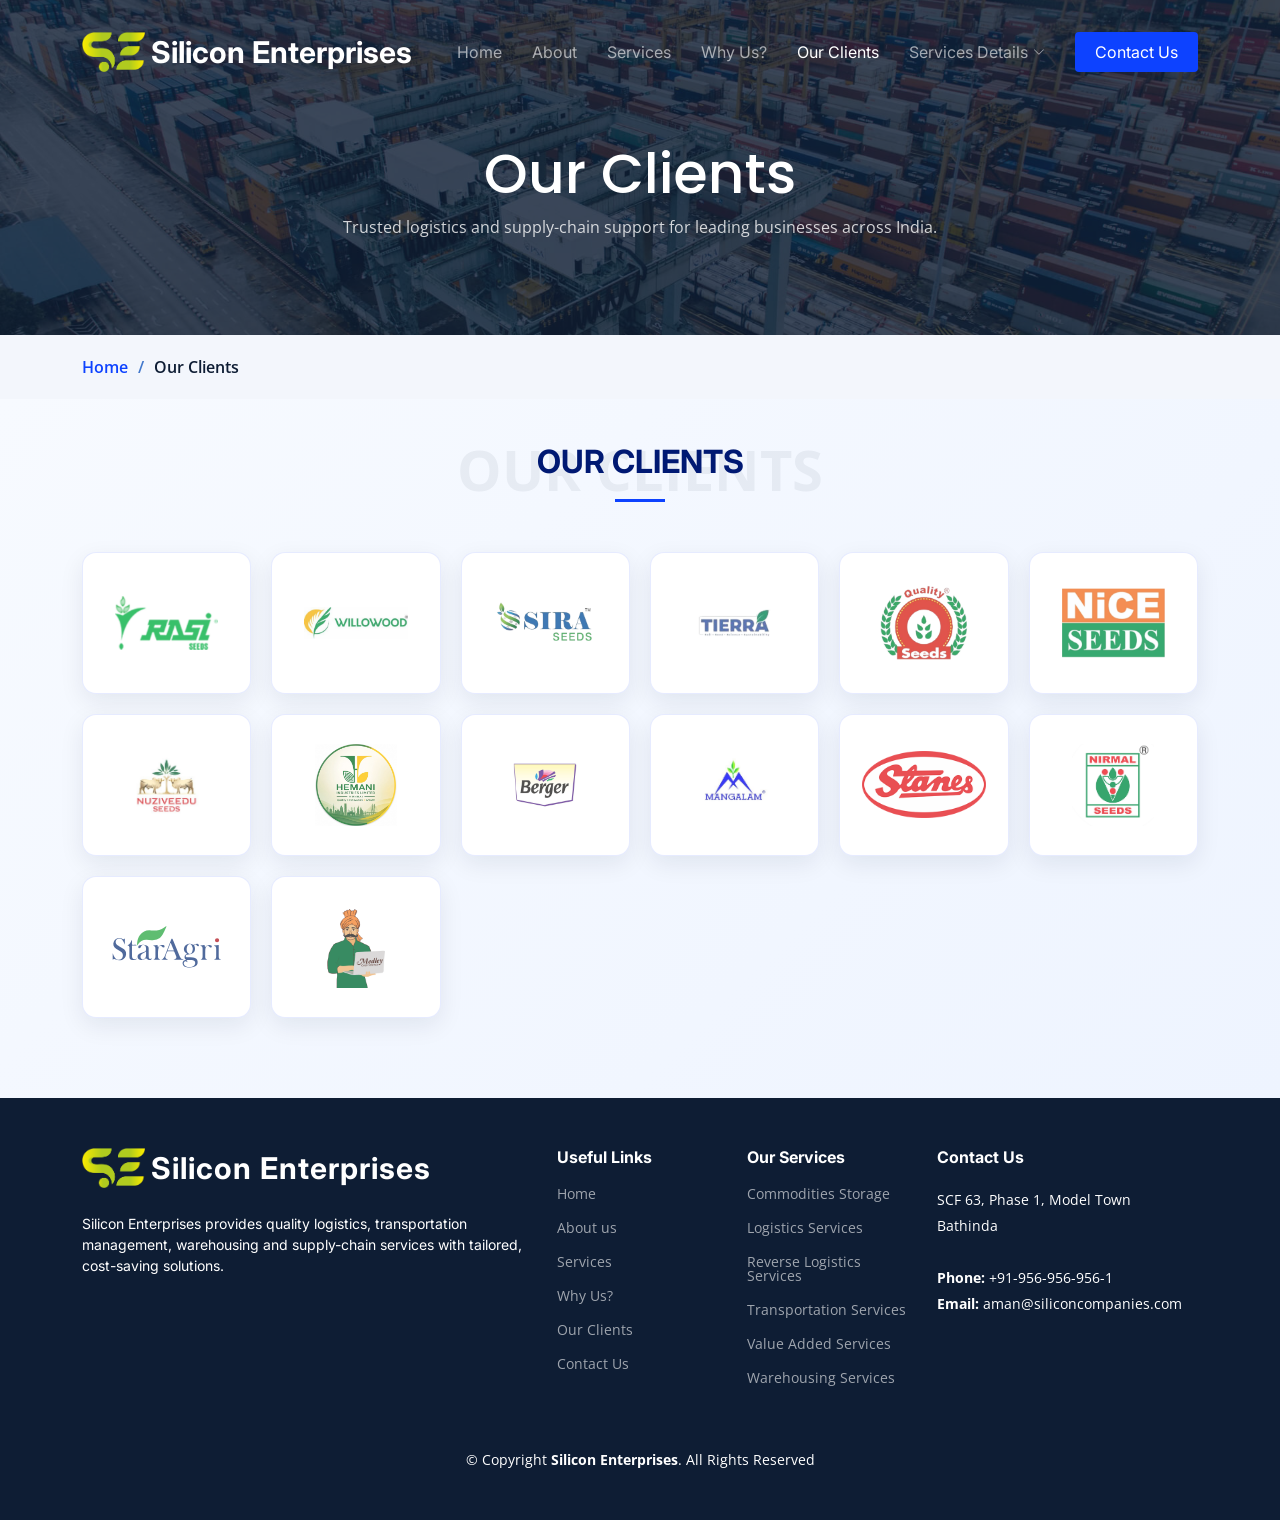
<file: clients.html>
<!DOCTYPE html>
<html lang="en">

<head>
  <meta charset="utf-8">
  <meta content="width=device-width, initial-scale=1.0" name="viewport">
  <title>Our Clients | Silicon Enterprises</title>
  <meta name="description" content="The clients who trust Silicon Enterprises for logistics and supply-chain solutions.">

  <link href="assets/img/SE.png" rel="icon">
  <link href="https://fonts.googleapis.com" rel="preconnect">
  <link href="https://fonts.gstatic.com" rel="preconnect" crossorigin>
  <link href="https://fonts.googleapis.com/css2?family=Open+Sans:ital,wght@0,300;0,400;0,500;0,600;0,700&family=Poppins:wght@400;500;600;700&family=Inter:wght@400;500;600;700&display=swap" rel="stylesheet">

  <link href="assets/vendor/bootstrap/css/bootstrap.min.css" rel="stylesheet">
  <link href="assets/vendor/bootstrap-icons/bootstrap-icons.css" rel="stylesheet">
  <link href="assets/vendor/glightbox/css/glightbox.min.css" rel="stylesheet">
  <link href="assets/vendor/swiper/swiper-bundle.min.css" rel="stylesheet">
  <link href="assets/vendor/aos/aos.css" rel="stylesheet">
  <link href="assets/css/main.css" rel="stylesheet">
</head>

<body>
  <header id="header" class="header d-flex align-items-center fixed-top">
    <div class="container-fluid container-xl d-flex align-items-center justify-content-between">
      <a href="index.html" class="logo d-flex align-items-center">
        <img src="assets/img/SE.png" alt="Silicon Enterprises">
        <h1>Silicon Enterprises</h1>
      </a>

      <i class="mobile-nav-toggle mobile-nav-show bi bi-list"></i>
      <i class="mobile-nav-toggle mobile-nav-hide d-none bi bi-x"></i>
      <nav id="navbar" class="navbar">
        <ul>
          <li><a href="index.html">Home</a></li>
          <li><a href="about.html">About</a></li>
          <li><a href="services.html">Services</a></li>
          <li><a href="Whyus.html">Why Us?</a></li>
          <li><a href="clients.html" class="active">Our Clients</a></li>
          <li class="dropdown"><a href="#"><span>Services Details</span><i class="bi bi-chevron-down dropdown-indicator"></i></a>
            <ul>
              <li><a href="Storage.html">Commodities Storage</a></li>
              <li><a href="logistics.html">Logistics Services</a></li>
              <li><a href="Reverse.html">Reverse Logistics Services</a></li>
              <li><a href="Transportation.html">Transportation Services</a></li>
              <li><a href="value_added.html">Value Added Services</a></li>
              <li><a href="warehouse.html">Warehousing Services</a></li>
            </ul>
          </li>
          <li><a class="get-a-quote" href="contact.html">Contact Us</a></li>
        </ul>
      </nav>
    </div>
  </header>

  <main id="main">
    <div class="breadcrumbs">
      <div class="page-header d-flex align-items-center" style="background-image: url('assets/img/page-header.jpg');">
        <div class="container position-relative">
          <div class="row d-flex justify-content-center">
            <div class="col-lg-8 text-center">
              <h2>Our Clients</h2>
              <p>Trusted logistics and supply-chain support for leading businesses across India.</p>
            </div>
          </div>
        </div>
      </div>
      <nav>
        <div class="container">
          <ol>
            <li><a href="index.html">Home</a></li>
            <li>Our Clients</li>
          </ol>
        </div>
      </nav>
    </div>

    <section id="clients" class="services clients-section">
      <div class="container" data-aos="fade-up">
        <div class="section-header">
          <span>Our Clients</span>
          <h2>Our Clients</h2>
          <!-- <p>We are proud to be trusted by organisations across agriculture, seed, crop science and manufacturing.</p> -->
        </div>

        <div class="row gy-4 client-logos">
          <div class="col-lg-2 col-md-4 col-6" data-aos="fade-up" data-aos-delay="100"><div class="card-img"><img src="assets/img/CLIENTS/Rasi Seeds Logo.png" alt="Rasi Seeds" class="img-fluid"></div></div>
          <div class="col-lg-2 col-md-4 col-6" data-aos="fade-up" data-aos-delay="150"><div class="card-img"><img src="assets/img/CLIENTS/WILLOWWOOD LOGO.png" alt="Willowood" class="img-fluid"></div></div>
          <div class="col-lg-2 col-md-4 col-6" data-aos="fade-up" data-aos-delay="200"><div class="card-img"><img src="assets/img/CLIENTS/Sira Seeds Logo.png" alt="Sira Seeds" class="img-fluid"></div></div>
          <div class="col-lg-2 col-md-4 col-6" data-aos="fade-up" data-aos-delay="250"><div class="card-img"><img src="assets/img/CLIENTS/tierra logo.png" alt="Tierra Agrotech" class="img-fluid"></div></div>
          <div class="col-lg-2 col-md-4 col-6" data-aos="fade-up" data-aos-delay="300"><div class="card-img"><img src="assets/img/CLIENTS/Quality seed logo.png" alt="Quality Seeds" class="img-fluid"></div></div>
          <div class="col-lg-2 col-md-4 col-6" data-aos="fade-up" data-aos-delay="350"><div class="card-img"><img src="assets/img/CLIENTS/Nice seed logo.png" alt="Nice Seeds" class="img-fluid"></div></div>
          <div class="col-lg-2 col-md-4 col-6" data-aos="fade-up" data-aos-delay="400"><div class="card-img"><img src="assets/img/CLIENTS/Nuziveedu Seeds.jpg" alt="Nuziveedu Seeds" class="img-fluid"></div></div>
          <div class="col-lg-2 col-md-4 col-6" data-aos="fade-up" data-aos-delay="450"><div class="card-img"><img src="assets/img/CLIENTS/Hemani Industries.jpg" alt="Himani Industries Ltd" class="img-fluid"></div></div>
          <div class="col-lg-2 col-md-4 col-6" data-aos="fade-up" data-aos-delay="500"><div class="card-img"><img src="assets/img/CLIENTS/Berger Logo.jpg" alt="Berger Paints" class="img-fluid"></div></div>
          <div class="col-lg-2 col-md-4 col-6" data-aos="fade-up" data-aos-delay="550"><div class="card-img"><img src="assets/img/CLIENTS/Mangalam Logo.jpg" alt="Mangalam Seeds" class="img-fluid"></div></div>
          <div class="col-lg-2 col-md-4 col-6" data-aos="fade-up" data-aos-delay="600"><div class="card-img"><img src="assets/img/CLIENTS/stanes-logo.png" alt="T. Stanes Seed Department" class="img-fluid"></div></div>
          <div class="col-lg-2 col-md-4 col-6" data-aos="fade-up" data-aos-delay="650"><div class="card-img"><img src="assets/img/CLIENTS/Nirmal Seeds.jpg" alt="Nirmal Seeds and Pesticides" class="img-fluid"></div></div>
          <div class="col-lg-2 col-md-4 col-6" data-aos="fade-up" data-aos-delay="700"><div class="card-img"><img src="assets/img/CLIENTS/logo-staragri.svg" alt="Star Agri Seeds" class="img-fluid"></div></div>
          <div class="col-lg-2 col-md-4 col-6" data-aos="fade-up" data-aos-delay="750"><div class="card-img"><img src="assets/img/CLIENTS/Medley Crop science.png" alt="Medley Crop Science" class="img-fluid"></div></div>
        </div>
      </div>
    </section>
  </main>

  <footer id="footer" class="footer">
    <div class="container">
      <div class="row gy-4">
        <div class="col-lg-5 col-md-12 footer-info">
          <a href="index.html" class="logo d-flex align-items-center"><img src="assets/img/SE.png" alt="Silicon Enterprises"><span>Silicon Enterprises</span></a>
          <p>Silicon Enterprises provides quality logistics, transportation management, warehousing and supply-chain services with tailored, cost-saving solutions.</p>
        </div>
        <div class="col-lg-2 col-6 footer-links">
          <h4>Useful Links</h4>
          <ul>
            <li><a href="index.html">Home</a></li>
            <li><a href="about.html">About us</a></li>
            <li><a href="services.html">Services</a></li>
            <li><a href="Whyus.html">Why Us?</a></li>
            <li><a href="clients.html">Our Clients</a></li>
            <li><a href="contact.html">Contact Us</a></li>
          </ul>
        </div>
        <div class="col-lg-2 col-6 footer-links">
          <h4>Our Services</h4>
          <ul>
            <li><a href="Storage.html">Commodities Storage</a></li>
            <li><a href="logistics.html">Logistics Services</a></li>
            <li><a href="Reverse.html">Reverse Logistics Services</a></li>
            <li><a href="Transportation.html">Transportation Services</a></li>
            <li><a href="value_added.html">Value Added Services</a></li>
            <li><a href="warehouse.html">Warehousing Services</a></li>
          </ul>
        </div>
        <div class="col-lg-3 col-md-12 footer-contact text-center text-md-start">
          <h4>Contact Us</h4>
          <p>SCF 63, Phase 1, Model Town<br>Bathinda<br><br><strong>Phone:</strong> +91-956-956-956-1<br><strong>Email:</strong> aman@siliconcompanies.com</p>
        </div>
      </div>
    </div>
    <div class="container mt-4"><div class="copyright">&copy; Copyright <strong><span>Silicon Enterprises</span></strong>. All Rights Reserved</div></div>
  </footer>

  <a href="#" class="scroll-top d-flex align-items-center justify-content-center"><i class="bi bi-arrow-up-short"></i></a>
  <div id="preloader"></div>
  <script src="assets/vendor/bootstrap/js/bootstrap.bundle.min.js"></script>
  <script src="assets/vendor/purecounter/purecounter_vanilla.js"></script>
  <script src="assets/vendor/glightbox/js/glightbox.min.js"></script>
  <script src="assets/vendor/swiper/swiper-bundle.min.js"></script>
  <script src="assets/vendor/aos/aos.js"></script>
  <script src="assets/js/main.js"></script>
</body>
</html>
</file>
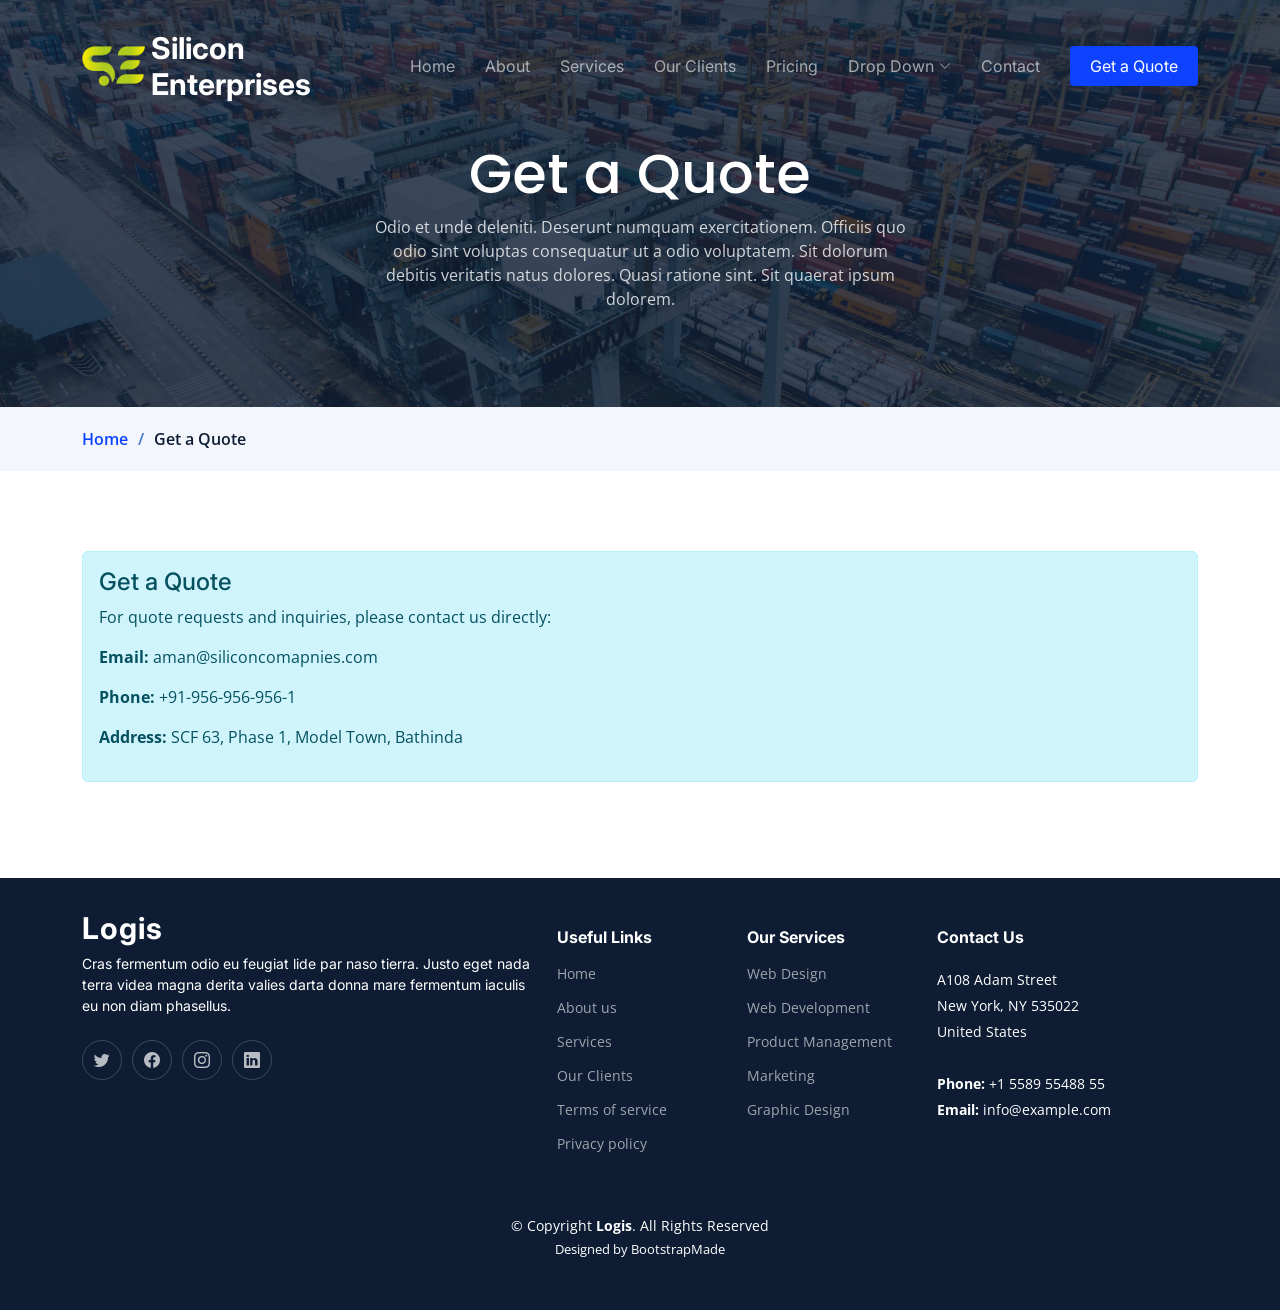
<file: get-a-quote.html>
<!DOCTYPE html>
<html lang="en">

<head>
  <meta charset="utf-8">
  <meta content="width=device-width, initial-scale=1.0" name="viewport">

  <title>Logis Bootstrap Template - Get a Quote</title>
  <meta content="" name="description">
  <meta content="" name="keywords">

  <!-- Favicons -->
  <link href="assets/img/favicon.png" rel="icon">
  <link href="assets/img/apple-touch-icon.png" rel="apple-touch-icon">

  <!-- Google Fonts -->
  <link rel="preconnect" href="https://fonts.googleapis.com">
  <link rel="preconnect" href="https://fonts.gstatic.com" crossorigin>
  <link href="https://fonts.googleapis.com/css2?family=Open+Sans:ital,wght@0,300;0,400;0,500;0,600;0,700;1,300;1,400;1,600;1,700&family=Poppins:ital,wght@0,300;0,400;0,500;0,600;0,700;1,300;1,400;1,500;1,600;1,700&family=Inter:ital,wght@0,300;0,400;0,500;0,600;0,700;1,300;1,400;1,500;1,600;1,700&display=swap" rel="stylesheet">

  <!-- Vendor CSS Files -->
  <link href="assets/vendor/bootstrap/css/bootstrap.min.css" rel="stylesheet">
  <link href="assets/vendor/bootstrap-icons/bootstrap-icons.css" rel="stylesheet">
  <link href="assets/vendor/fontawesome-free/css/all.min.css" rel="stylesheet">
  <link href="assets/vendor/glightbox/css/glightbox.min.css" rel="stylesheet">
  <link href="assets/vendor/swiper/swiper-bundle.min.css" rel="stylesheet">
  <link href="assets/vendor/aos/aos.css" rel="stylesheet">

  <!-- Template Main CSS File -->
  <link href="assets/css/main.css" rel="stylesheet">

  <!-- =======================================================
  * Template Name: Logis - v1.2.1
  * Template URL: https://bootstrapmade.com/logis-bootstrap-logistics-website-template/
  * Author: BootstrapMade.com
  * License: https://bootstrapmade.com/license/
  ======================================================== -->
</head>

<body>

  <!-- ======= Header ======= -->
  <header id="header" class="header d-flex align-items-center fixed-top">
    <div class="container-fluid container-xl d-flex align-items-center justify-content-between">

      <a href="index.html" class="logo d-flex align-items-center">
        <!-- Uncomment the line below if you also wish to use an image logo -->
        <img src="assets/img/SE.png" alt="">
        <h1>Silicon Enterprises</h1>
      </a>

      <i class="mobile-nav-toggle mobile-nav-show bi bi-list"></i>
      <i class="mobile-nav-toggle mobile-nav-hide d-none bi bi-x"></i>
      <nav id="navbar" class="navbar">
        <ul>
          <li><a href="index.html">Home</a></li>
          <li><a href="about.html">About</a></li>
          <li><a href="services.html">Services</a></li>
          <li><a href="clients.html">Our Clients</a></li>
          <li><a href="pricing.html">Pricing</a></li>
          <li class="dropdown"><a href="#"><span>Drop Down</span> <i class="bi bi-chevron-down dropdown-indicator"></i></a>
            <ul>
              <li><a href="#">Drop Down 1</a></li>
              <li class="dropdown"><a href="#"><span>Deep Drop Down</span> <i class="bi bi-chevron-down dropdown-indicator"></i></a>
                <ul>
                  <li><a href="#">Deep Drop Down 1</a></li>
                  <li><a href="#">Deep Drop Down 2</a></li>
                  <li><a href="#">Deep Drop Down 3</a></li>
                  <li><a href="#">Deep Drop Down 4</a></li>
                  <li><a href="#">Deep Drop Down 5</a></li>
                </ul>
              </li>
              <li><a href="#">Drop Down 2</a></li>
              <li><a href="#">Drop Down 3</a></li>
              <li><a href="#">Drop Down 4</a></li>
            </ul>
          </li>
          <li><a href="contact.html">Contact</a></li>
          <li><a class="get-a-quote" href="get-a-quote.html">Get a Quote</a></li>
        </ul>
      </nav><!-- .navbar -->

    </div>
  </header><!-- End Header -->
  <!-- End Header -->

  <main id="main">

    <!-- ======= Breadcrumbs ======= -->
    <div class="breadcrumbs">
      <div class="page-header d-flex align-items-center" style="background-image: url('assets/img/page-header.jpg');">
        <div class="container position-relative">
          <div class="row d-flex justify-content-center">
            <div class="col-lg-6 text-center">
              <h2>Get a Quote</h2>
              <p>Odio et unde deleniti. Deserunt numquam exercitationem. Officiis quo odio sint voluptas consequatur ut a odio voluptatem. Sit dolorum debitis veritatis natus dolores. Quasi ratione sint. Sit quaerat ipsum dolorem.</p>
            </div>
          </div>
        </div>
      </div>
      <nav>
        <div class="container">
          <ol>
            <li><a href="index.html">Home</a></li>
            <li>Get a Quote</li>
          </ol>
        </div>
      </nav>
    </div><!-- End Breadcrumbs -->

    <!-- ======= Get a Quote Section ======= -->
    <section id="get-a-quote" class="get-a-quote">
      <div class="container" data-aos="fade-up">

        <div class="row g-0">
          <div class="col-lg-12">
            <div class="alert alert-info" role="alert">
              <h4>Get a Quote</h4>
              <p>For quote requests and inquiries, please contact us directly:</p>
              <p><strong>Email:</strong> aman@siliconcomapnies.com</p>
              <p><strong>Phone:</strong> +91-956-956-956-1</p>
              <p><strong>Address:</strong> SCF 63, Phase 1, Model Town, Bathinda</p>
            </div>
          </div>
        </div>

      </div>
    </section><!-- End Get a Quote Section -->

  </main><!-- End #main -->

  <!-- ======= Footer ======= -->
  <footer id="footer" class="footer">

    <div class="container">
      <div class="row gy-4">
        <div class="col-lg-5 col-md-12 footer-info">
          <a href="index.html" class="logo d-flex align-items-center">
            <span>Logis</span>
          </a>
          <p>Cras fermentum odio eu feugiat lide par naso tierra. Justo eget nada terra videa magna derita valies darta donna mare fermentum iaculis eu non diam phasellus.</p>
          <div class="social-links d-flex mt-4">
            <a href="#" class="twitter"><i class="bi bi-twitter"></i></a>
            <a href="#" class="facebook"><i class="bi bi-facebook"></i></a>
            <a href="#" class="instagram"><i class="bi bi-instagram"></i></a>
            <a href="#" class="linkedin"><i class="bi bi-linkedin"></i></a>
          </div>
        </div>

        <div class="col-lg-2 col-6 footer-links">
          <h4>Useful Links</h4>
          <ul>
            <li><a href="#">Home</a></li>
            <li><a href="#">About us</a></li>
            <li><a href="#">Services</a></li>
            <li><a href="clients.html">Our Clients</a></li>
            <li><a href="#">Terms of service</a></li>
            <li><a href="#">Privacy policy</a></li>
          </ul>
        </div>

        <div class="col-lg-2 col-6 footer-links">
          <h4>Our Services</h4>
          <ul>
            <li><a href="#">Web Design</a></li>
            <li><a href="#">Web Development</a></li>
            <li><a href="#">Product Management</a></li>
            <li><a href="#">Marketing</a></li>
            <li><a href="#">Graphic Design</a></li>
          </ul>
        </div>

        <div class="col-lg-3 col-md-12 footer-contact text-center text-md-start">
          <h4>Contact Us</h4>
          <p>
            A108 Adam Street <br>
            New York, NY 535022<br>
            United States <br><br>
            <strong>Phone:</strong> +1 5589 55488 55<br>
            <strong>Email:</strong> info@example.com<br>
          </p>

        </div>

      </div>
    </div>

    <div class="container mt-4">
      <div class="copyright">
        &copy; Copyright <strong><span>Logis</span></strong>. All Rights Reserved
      </div>
      <div class="credits">
        <!-- All the links in the footer should remain intact. -->
        <!-- You can delete the links only if you purchased the pro version. -->
        <!-- Licensing information: https://bootstrapmade.com/license/ -->
        <!-- Purchase the pro version with working PHP/AJAX contact form: https://bootstrapmade.com/logis-bootstrap-logistics-website-template/ -->
        Designed by <a href="https://bootstrapmade.com/">BootstrapMade</a>
      </div>
    </div>

  </footer><!-- End Footer -->
  <!-- End Footer -->

  <a href="#" class="scroll-top d-flex align-items-center justify-content-center"><i class="bi bi-arrow-up-short"></i></a>

  <div id="preloader"></div>

  <!-- Vendor JS Files -->
  <script src="assets/vendor/bootstrap/js/bootstrap.bundle.min.js"></script>
  <script src="assets/vendor/purecounter/purecounter_vanilla.js"></script>
  <script src="assets/vendor/glightbox/js/glightbox.min.js"></script>
  <script src="assets/vendor/swiper/swiper-bundle.min.js"></script>
  <script src="assets/vendor/aos/aos.js"></script>

  <!-- Template Main JS File -->
  <script src="assets/js/main.js"></script>

</body>

</html>
</file>
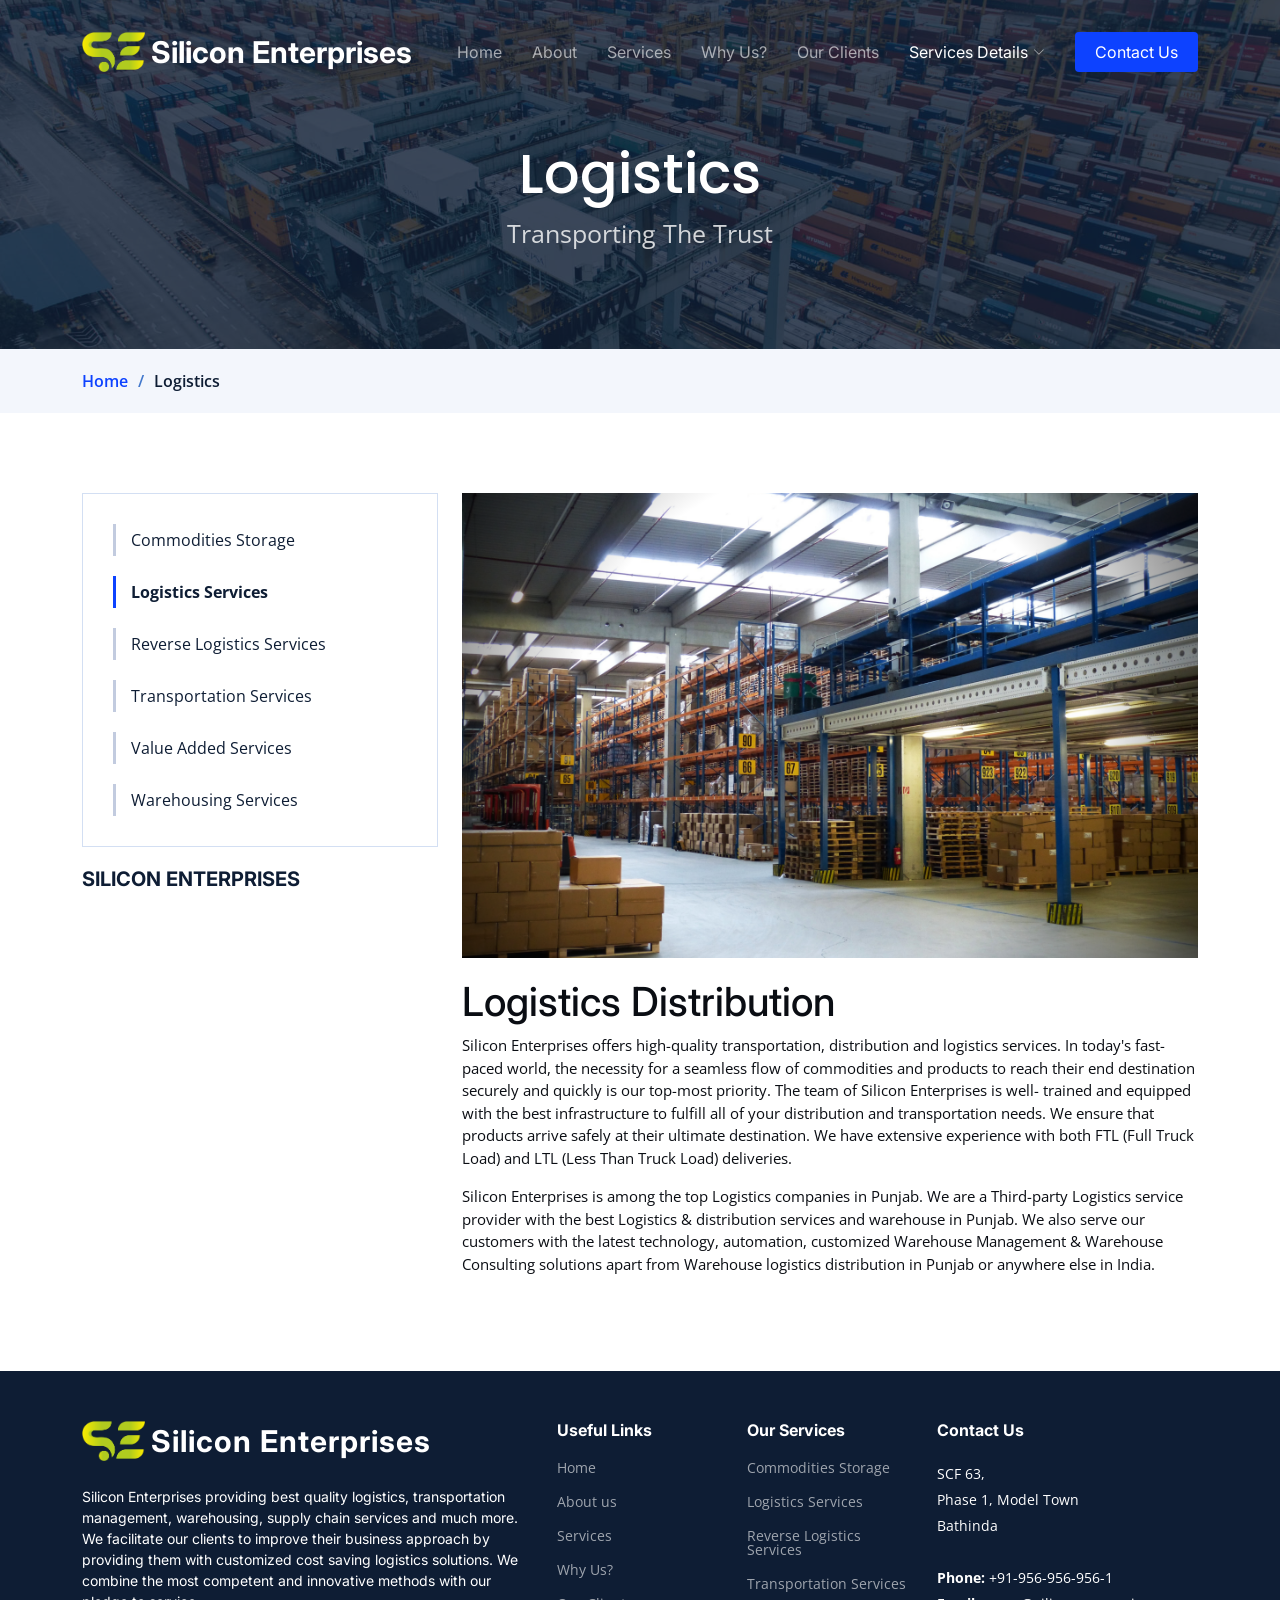
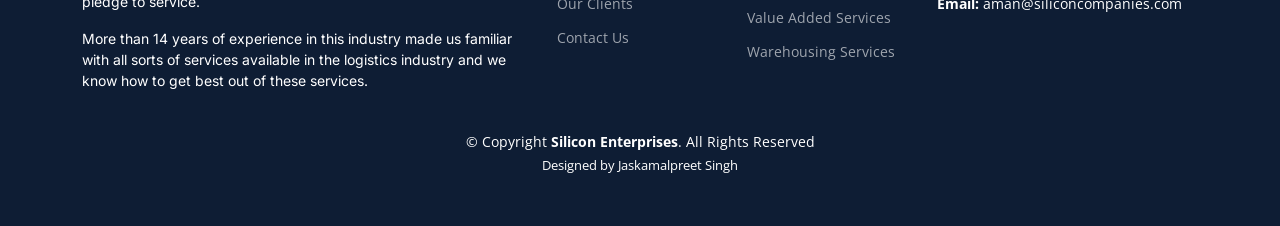
<file: logistics.html>
<!DOCTYPE html>
<html lang="en">

<head>
  <meta charset="utf-8">
  <meta content="width=device-width, initial-scale=1.0" name="viewport">

  <title>Logistics</title>
  <meta content="" name="description">
  <meta content="" name="keywords">

  <!-- Favicons -->
  <link href="assets/img/SE.png" rel="icon">
  <link href="assets/img/apple-touch-icon.png" rel="apple-touch-icon">

  <!-- Google Fonts -->
  <link rel="preconnect" href="https://fonts.googleapis.com">
  <link rel="preconnect" href="https://fonts.gstatic.com" crossorigin>
  <link href="https://fonts.googleapis.com/css2?family=Open+Sans:ital,wght@0,300;0,400;0,500;0,600;0,700;1,300;1,400;1,600;1,700&family=Poppins:ital,wght@0,300;0,400;0,500;0,600;0,700;1,300;1,400;1,500;1,600;1,700&family=Inter:ital,wght@0,300;0,400;0,500;0,600;0,700;1,300;1,400;1,500;1,600;1,700&display=swap" rel="stylesheet">

  <!-- Vendor CSS Files -->
  <link href="assets/vendor/bootstrap/css/bootstrap.min.css" rel="stylesheet">
  <link href="assets/vendor/bootstrap-icons/bootstrap-icons.css" rel="stylesheet">
  <link href="assets/vendor/fontawesome-free/css/all.min.css" rel="stylesheet">
  <link href="assets/vendor/glightbox/css/glightbox.min.css" rel="stylesheet">
  <link href="assets/vendor/swiper/swiper-bundle.min.css" rel="stylesheet">
  <link href="assets/vendor/aos/aos.css" rel="stylesheet">

  <!-- Template Main CSS File -->
  <link href="assets/css/main.css" rel="stylesheet">

  <!-- =======================================================
  * Template Name: Logis - v1.2.1
  * Template URL: https://bootstrapmade.com/logis-bootstrap-logistics-website-template/
  * Author: BootstrapMade.com
  * License: https://bootstrapmade.com/license/
  ======================================================== -->
</head>

<body>

  <!-- ======= Header ======= -->
  <header id="header" class="header d-flex align-items-center fixed-top">
    <div class="container-fluid container-xl d-flex align-items-center justify-content-between">

      <a href="index.html" class="logo d-flex align-items-center">
        <!-- Uncomment the line below if you also wish to use an image logo -->
        <img src="assets/img/SE.png" alt="">
        <h1>Silicon Enterprises</h1>
      </a>

      <i class="mobile-nav-toggle mobile-nav-show bi bi-list"></i>
      <i class="mobile-nav-toggle mobile-nav-hide d-none bi bi-x"></i>
      <nav id="navbar" class="navbar">
        <ul>
          <li><a href="index.html">Home</a></li>
          <li><a href="about.html">About</a></li>
          <li><a href="services.html">Services</a></li>
          <li><a href="Whyus.html">Why Us?</a></li>
          <li><a href="clients.html">Our Clients</a></li>
          <li class="dropdown" ><a href="#"><span class="active">Services Details</span> <i class="bi bi-chevron-down dropdown-indicator"></i></a>
            <ul>
              <li><a href="Storage.html">Commodities Storage</a></li>
                  <li><a href="logistics.html">Logistics Services</a></a></li>
                  <li><a href="Reverse.html">Reverse Logistics Services</a></li>
                  <li><a href="Transportation.html">Transportation Services</a></li>
                  <li><a href="value_added.html">Value Added Services</a></li>
                  <li><a href="warehouse.html">Warehousing Services</a></li>
            </ul>
          </li>
          <!-- <li><a href="contact.html">Contact</a></li> -->
          <li><a class="get-a-quote" href="contact.html">Contact Us</a></li>
        </ul>
      </nav><!-- .navbar -->

    </div>
  </header><!-- End Header -->
  <!-- End Header -->

  <main id="main">

    <!-- ======= Breadcrumbs ======= -->
    <div class="breadcrumbs">
      <div class="page-header d-flex align-items-center" style="background-image: url('assets/img/page-header.jpg');">
        <div class="container position-relative">
          <div class="row d-flex justify-content-center">
            <div class="col-lg-12 text-center">
              <h2>Logistics</h2>
              <p style="font-size: 25px;">Transporting The Trust</p>
            </div>
          </div>
        </div>
      </div>
      <nav>
        <div class="container">
          <ol>
            <li><a href="index.html">Home</a></li>
            <li>Logistics</li>
          </ol>
        </div>
      </nav>
    </div><!-- End Breadcrumbs -->

    <!-- ======= Service Details Section ======= -->
    <section id="service-details" class="service-details">
      <div class="container" data-aos="fade-up">

        <div class="row gy-4">

          <div class="col-lg-4">
            <div class="services-list">
              <a href="Storage.html">Commodities Storage</a>
              <a href="#" class="active">Logistics Services</a>
              <a href="Reverse.html">Reverse Logistics Services</a>
              <a href="Transportation.html">Transportation Services</a>
              <a href="value_added.html">Value Added Services</a>
              <a href="warehouse.html">Warehousing Services</a>
            </div>

            <h4>SILICON ENTERPRISES</h4>
            
          </div>

          <div class="col-lg-8">
            <img src="assets/img/Service details/Logistics .png" alt="" class="img-fluid services-img">
            <h1>Logistics Distribution</h1>
            <p>
                Silicon Enterprises offers high-quality transportation, distribution and logistics services. In today's fast-paced world, the necessity for a seamless flow of commodities and products to reach their end destination securely and quickly is our top-most priority. The team of Silicon Enterprises is well- trained and equipped with the best infrastructure to fulfill all of your distribution and transportation needs. We ensure that products arrive safely at their ultimate destination. We have extensive experience with both FTL (Full Truck Load) and LTL (Less Than Truck Load) deliveries.
            </p>
            
            <p>
                Silicon Enterprises is among the top Logistics companies in Punjab. We are a Third-party Logistics service provider with the best Logistics & distribution services and warehouse in Punjab. We also serve our customers with the latest technology, automation, customized Warehouse Management & Warehouse Consulting solutions apart from Warehouse logistics distribution in Punjab or anywhere else in India.
            </p>

            
           
          </div>

        </div>

      </div>
    </section><!-- End Service Details Section -->

  </main><!-- End #main -->

 
  <!-- ======= Footer ======= -->
  <footer id="footer" class="footer">

    <div class="container">
      <div class="row gy-4">
        <div class="col-lg-5 col-md-12 footer-info">
          <a href="index.html" class="logo d-flex align-items-center">
            <img src="assets/img/SE.png" alt="">
            <span>Silicon Enterprises</span>
          </a>
          <p>
            Silicon Enterprises providing best quality logistics, transportation management, warehousing, supply chain services and much more. We facilitate our clients to improve their business approach by providing them with customized cost saving logistics solutions. We combine the most competent and innovative methods with our pledge to service.
          </p>
          <p>More than 14 years of experience in this industry made us familiar with all sorts of services available in
            the logistics industry and we know how to get best out of these services.</p>
          
        </div>

        <div class="col-lg-2 col-6 footer-links">
          <h4>Useful Links</h4>
          <ul>
            <li><a href="#">Home</a></li>
            <li><a href="about.html">About us</a></li>
            <li><a href="services.html">Services</a></li>
            <li><a href="Whyus.html">Why Us?</a></li>
            <li><a href="clients.html">Our Clients</a></li>
            <li><a href="contact.html">Contact Us</a></li>
          </ul>
        </div>

        <div class="col-lg-2 col-6 footer-links">
          <h4>Our Services</h4>
          <ul>
            <li><a href="Storage.html">Commodities Storage</a></li>
            <li><a href="logistics.html">Logistics Services</a></a></li>
            <li><a href="Reverse.html">Reverse Logistics Services</a></li>
            <li><a href="Transportation.html">Transportation Services</a></li>
            <li><a href="value_added.html">Value Added Services</a></li>
            <li><a href="warehouse.html">Warehousing Services</a></li>
          </ul>
        </div>

        <div class="col-lg-3 col-md-12 footer-contact text-center text-md-start">
          <h4>Contact Us</h4>
          <p>
            SCF 63, <br>
            Phase 1, Model Town<br>
            Bathinda <br><br>
            <strong>Phone:</strong> +91-956-956-956-1<br>
            <strong>Email:</strong> aman@siliconcompanies.com<br>
          </p>

        </div>

      </div>
    </div>

    <div class="container mt-4">
      <div class="copyright">
        &copy; Copyright <strong><span>Silicon Enterprises</span></strong>. All Rights Reserved
      </div>
      <div class="credits">
        Designed by <a href="https://www.freelancer.com/u/jsbrar07427">Jaskamalpreet Singh</a>
      </div>
    </div>

  </footer>
  <!-- End Footer -->

  <a href="#" class="scroll-top d-flex align-items-center justify-content-center"><i class="bi bi-arrow-up-short"></i></a>

  <div id="preloader"></div>

  <!-- Vendor JS Files -->
  <script src="assets/vendor/bootstrap/js/bootstrap.bundle.min.js"></script>
  <script src="assets/vendor/purecounter/purecounter_vanilla.js"></script>
  <script src="assets/vendor/glightbox/js/glightbox.min.js"></script>
  <script src="assets/vendor/swiper/swiper-bundle.min.js"></script>
  <script src="assets/vendor/aos/aos.js"></script>

  <!-- Template Main JS File -->
  <script src="assets/js/main.js"></script>

</body>

</html>
</file>
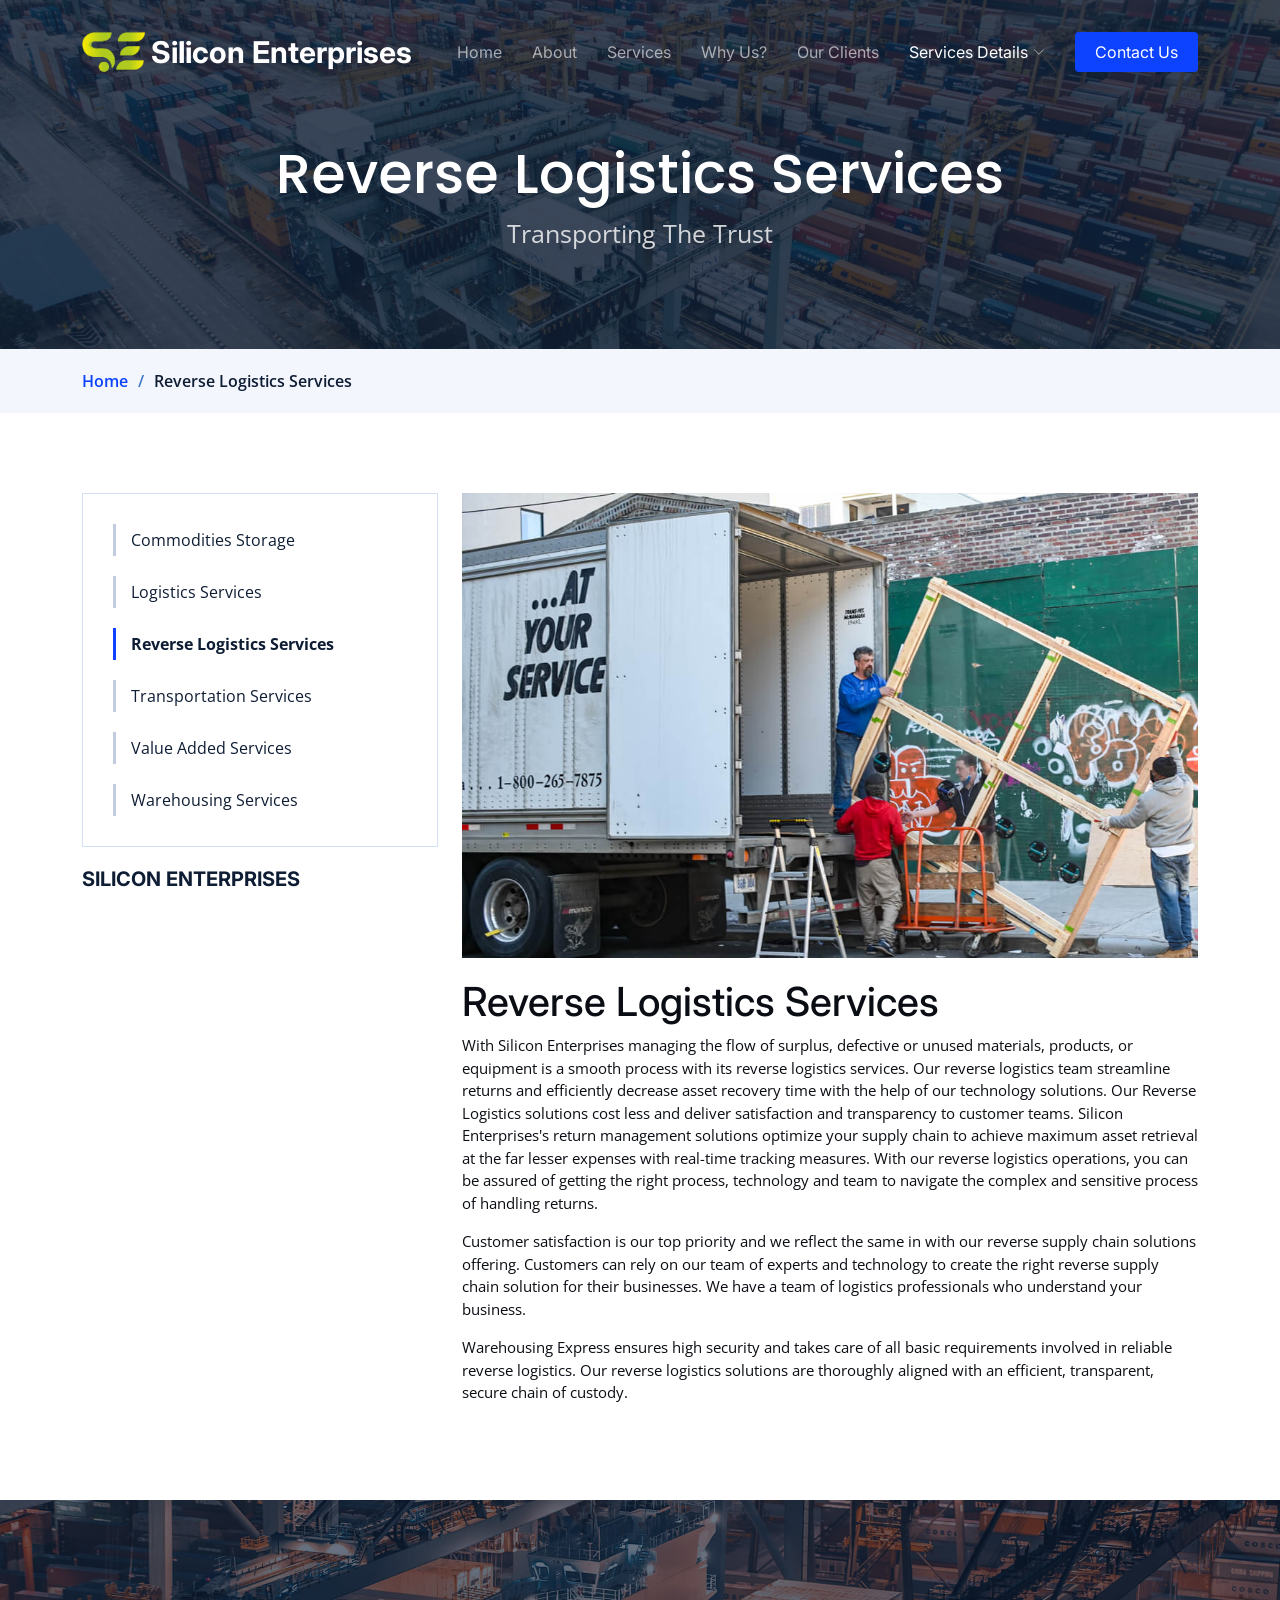
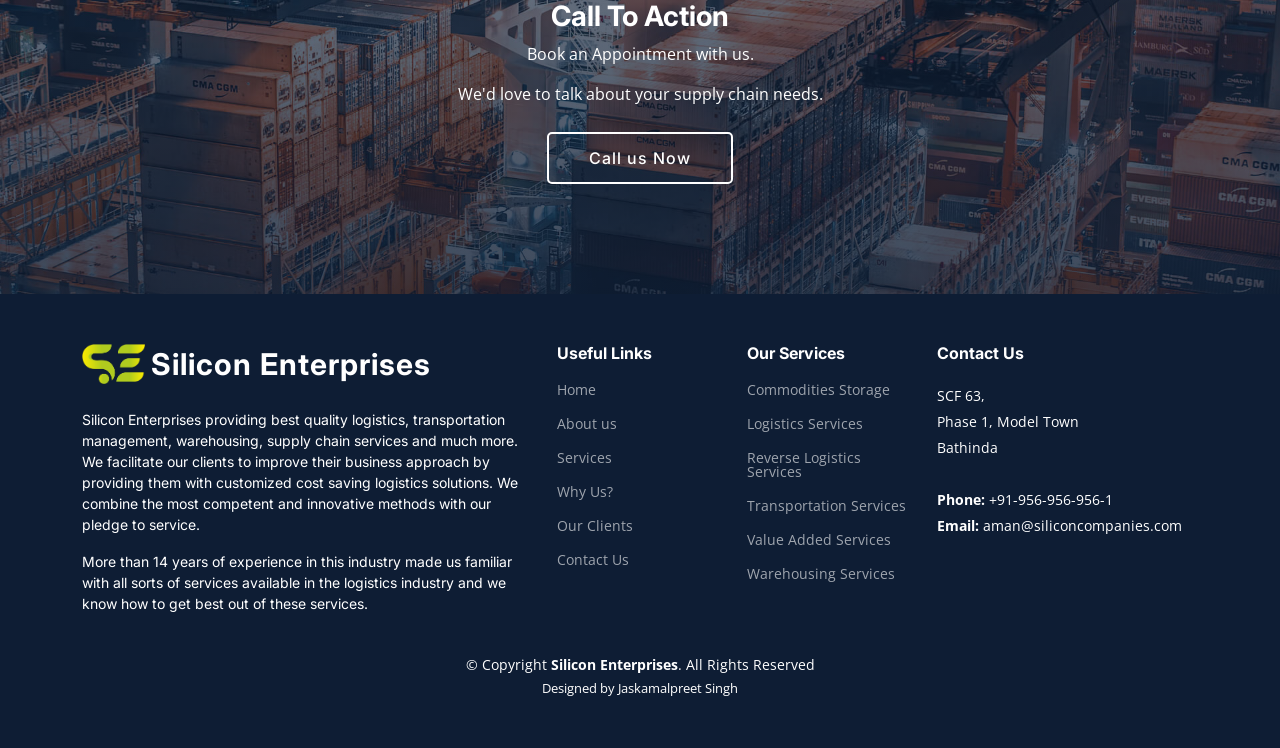
<file: Reverse.html>
<!DOCTYPE html>
<html lang="en">

<head>
  <meta charset="utf-8">
  <meta content="width=device-width, initial-scale=1.0" name="viewport">

  <title>Reverse Logistics Services</title>
  <meta content="" name="description">
  <meta content="" name="keywords">

  <!-- Favicons -->
  <link href="assets/img/SE.png" rel="icon">
  <link href="assets/img/apple-touch-icon.png" rel="apple-touch-icon">

  <!-- Google Fonts -->
  <link rel="preconnect" href="https://fonts.googleapis.com">
  <link rel="preconnect" href="https://fonts.gstatic.com" crossorigin>
  <link href="https://fonts.googleapis.com/css2?family=Open+Sans:ital,wght@0,300;0,400;0,500;0,600;0,700;1,300;1,400;1,600;1,700&family=Poppins:ital,wght@0,300;0,400;0,500;0,600;0,700;1,300;1,400;1,500;1,600;1,700&family=Inter:ital,wght@0,300;0,400;0,500;0,600;0,700;1,300;1,400;1,500;1,600;1,700&display=swap" rel="stylesheet">

  <!-- Vendor CSS Files -->
  <link href="assets/vendor/bootstrap/css/bootstrap.min.css" rel="stylesheet">
  <link href="assets/vendor/bootstrap-icons/bootstrap-icons.css" rel="stylesheet">
  <link href="assets/vendor/fontawesome-free/css/all.min.css" rel="stylesheet">
  <link href="assets/vendor/glightbox/css/glightbox.min.css" rel="stylesheet">
  <link href="assets/vendor/swiper/swiper-bundle.min.css" rel="stylesheet">
  <link href="assets/vendor/aos/aos.css" rel="stylesheet">

  <!-- Template Main CSS File -->
  <link href="assets/css/main.css" rel="stylesheet">

  <!-- =======================================================
  * Template Name: Logis - v1.2.1
  * Template URL: https://bootstrapmade.com/logis-bootstrap-logistics-website-template/
  * Author: BootstrapMade.com
  * License: https://bootstrapmade.com/license/
  ======================================================== -->
</head>

<body>

  <!-- ======= Header ======= -->
  <header id="header" class="header d-flex align-items-center fixed-top">
    <div class="container-fluid container-xl d-flex align-items-center justify-content-between">

      <a href="index.html" class="logo d-flex align-items-center">
        <!-- Uncomment the line below if you also wish to use an image logo -->
        <img src="assets/img/SE.png" alt="">
        <h1>Silicon Enterprises</h1>
      </a>

      <i class="mobile-nav-toggle mobile-nav-show bi bi-list"></i>
      <i class="mobile-nav-toggle mobile-nav-hide d-none bi bi-x"></i>
      <nav id="navbar" class="navbar">
        <ul>
            <li><a href="index.html">Home</a></li>
          <li><a href="about.html">About</a></li>
          <li><a href="services.html">Services</a></li>
          <li><a href="Whyus.html">Why Us?</a></li>
          <li><a href="clients.html">Our Clients</a></li>
          <li class="dropdown"><a href="#"><span class="active">Services Details</span> <i class="bi bi-chevron-down dropdown-indicator"></i></a>
            <ul>
              <li><a href="Storage.html">Commodities Storage</a></li>
                  <li><a href="logistics.html">Logistics Services</a></a></li>
                  <li><a href="Reverse.html">Reverse Logistics Services</a></li>
                  <li><a href="Transportation.html">Transportation Services</a></li>
                  <li><a href="value_added.html">Value Added Services</a></li>
                  <li><a href="warehouse.html">Warehousing Services</a></li>
            </ul>
          </li>
          <!-- <li><a href="contact.html">Contact</a></li> -->
          <li><a class="get-a-quote" href="contact.html">Contact Us</a></li>
        </ul>
      </nav><!-- .navbar -->

    </div>
  </header><!-- End Header -->
  <!-- End Header -->

  <main id="main">

    <!-- ======= Breadcrumbs ======= -->
    <div class="breadcrumbs">
      <div class="page-header d-flex align-items-center" style="background-image: url('assets/img/page-header.jpg');">
        <div class="container position-relative">
          <div class="row d-flex justify-content-center">
            <div class="col-lg-12 text-center">
              <h2>Reverse Logistics Services</h2>
              <p style="font-size: 25px;">Transporting The Trust</p>
            </div>
          </div>
        </div>
      </div>
      <nav>
        <div class="container">
          <ol>
            <li><a href="index.html">Home</a></li>
            <li>Reverse Logistics Services</li>
          </ol>
        </div>
      </nav>
    </div><!-- End Breadcrumbs -->

    <!-- ======= Service Details Section ======= -->
    <section id="service-details" class="service-details">
      <div class="container" data-aos="fade-up">

        <div class="row gy-4">

          <div class="col-lg-4">
            <div class="services-list">
              <a href="Storage.html">Commodities Storage</a>
              <a href="logistics.html">Logistics Services</a>
              <a href="#" class="active">Reverse Logistics Services</a>
              <a href="Transportation.html">Transportation Services</a>
              <a href="value_added.html">Value Added Services</a>
              <a href="warehouse.html">Warehousing Services</a>
            </div>

            <h4>SILICON ENTERPRISES</h4>
            
          </div>

          <div class="col-lg-8">
            <img src="assets/img/Service details/reverse logistics.jpg" alt="" class="img-fluid services-img">
            <h1>Reverse Logistics Services</h1>
            <p>
                With Silicon Enterprises managing the flow of surplus, defective or unused materials, products, or equipment is a smooth process with its reverse logistics services. Our reverse logistics team streamline returns and efficiently decrease asset recovery time with the help of our technology solutions. Our Reverse Logistics solutions cost less and deliver satisfaction and transparency to customer teams. Silicon Enterprises's return management solutions optimize your supply chain to achieve maximum asset retrieval at the far lesser expenses with real-time tracking measures. With our reverse logistics operations, you can be assured of getting the right process, technology and team to navigate the complex and sensitive process of handling returns.
            </p>
            <p>
                Customer satisfaction is our top priority and we reflect the same in with our reverse supply chain solutions offering. Customers can rely on our team of experts and technology to create the right reverse supply chain solution for their businesses. We have a team of logistics professionals who understand your business.
            </p>
            <p>
                Warehousing Express ensures high security and takes care of all basic requirements involved in reliable reverse logistics. Our reverse logistics solutions are thoroughly aligned with an efficient, transparent, secure chain of custody.
            </p>
              
           
           
          </div>

        </div>

      </div>
    </section><!-- End Service Details Section -->

  </main><!-- End #main -->

  <!-- ======= Call To Action Section ======= -->
  <section id="call-to-action" class="call-to-action">
    <div class="container" data-aos="zoom-out">

      <div class="row justify-content-center">
        <div class="col-lg-8 text-center">
          <h3>Call To Action</h3>
          <p> Book an Appointment with us.</p>
          <p>We'd love to talk about your supply chain needs.</p>
          <a class="cta-btn" href="contact.html">Call us Now</a>
        </div>
      </div>

    </div>
  </section><!-- End Call To Action Section -->
 
  
    
  <!-- ======= Footer ======= -->
  <footer id="footer" class="footer">

    <div class="container">
      <div class="row gy-4">
        <div class="col-lg-5 col-md-12 footer-info">
          <a href="index.html" class="logo d-flex align-items-center">
            <img src="assets/img/SE.png" alt="">
            <span>Silicon Enterprises</span>
          </a>
          <p>
            Silicon Enterprises providing best quality logistics, transportation management, warehousing, supply chain services and much more. We facilitate our clients to improve their business approach by providing them with customized cost saving logistics solutions. We combine the most competent and innovative methods with our pledge to service.
          </p>
          <p>More than 14 years of experience in this industry made us familiar with all sorts of services available in
            the logistics industry and we know how to get best out of these services.</p>
        </div>

        <div class="col-lg-2 col-6 footer-links">
          <h4>Useful Links</h4>
          <ul>
            <li><a href="#">Home</a></li>
            <li><a href="about.html">About us</a></li>
            <li><a href="services.html">Services</a></li>
            <li><a href="Whyus.html">Why Us?</a></li>
            <li><a href="clients.html">Our Clients</a></li>
            <li><a href="contact.html">Contact Us</a></li>
          </ul>
        </div>

        <div class="col-lg-2 col-6 footer-links">
          <h4>Our Services</h4>
          <ul>
            <li><a href="Storage.html">Commodities Storage</a></li>
            <li><a href="logistics.html">Logistics Services</a></a></li>
            <li><a href="Reverse.html">Reverse Logistics Services</a></li>
            <li><a href="Transportation.html">Transportation Services</a></li>
            <li><a href="value_added.html">Value Added Services</a></li>
            <li><a href="warehouse.html">Warehousing Services</a></li>
          </ul>
        </div>

        <div class="col-lg-3 col-md-12 footer-contact text-center text-md-start">
          <h4>Contact Us</h4>
          <p>
            SCF 63, <br>
            Phase 1, Model Town<br>
            Bathinda <br><br>
            <strong>Phone:</strong> +91-956-956-956-1<br>
            <strong>Email:</strong> aman@siliconcompanies.com<br>
          </p>

        </div>

      </div>
    </div>

    <div class="container mt-4">
      <div class="copyright">
        &copy; Copyright <strong><span>Silicon Enterprises</span></strong>. All Rights Reserved
      </div>
      <div class="credits">
        Designed by <a href="https://www.freelancer.com/u/jsbrar07427">Jaskamalpreet Singh</a>
      </div>
    </div>

  </footer>
  <!-- End Footer -->

  <a href="#" class="scroll-top d-flex align-items-center justify-content-center"><i class="bi bi-arrow-up-short"></i></a>

  <div id="preloader"></div>

  <!-- Vendor JS Files -->
  <script src="assets/vendor/bootstrap/js/bootstrap.bundle.min.js"></script>
  <script src="assets/vendor/purecounter/purecounter_vanilla.js"></script>
  <script src="assets/vendor/glightbox/js/glightbox.min.js"></script>
  <script src="assets/vendor/swiper/swiper-bundle.min.js"></script>
  <script src="assets/vendor/aos/aos.js"></script>

  <!-- Template Main JS File -->
  <script src="assets/js/main.js"></script>

</body>

</html>
</file>
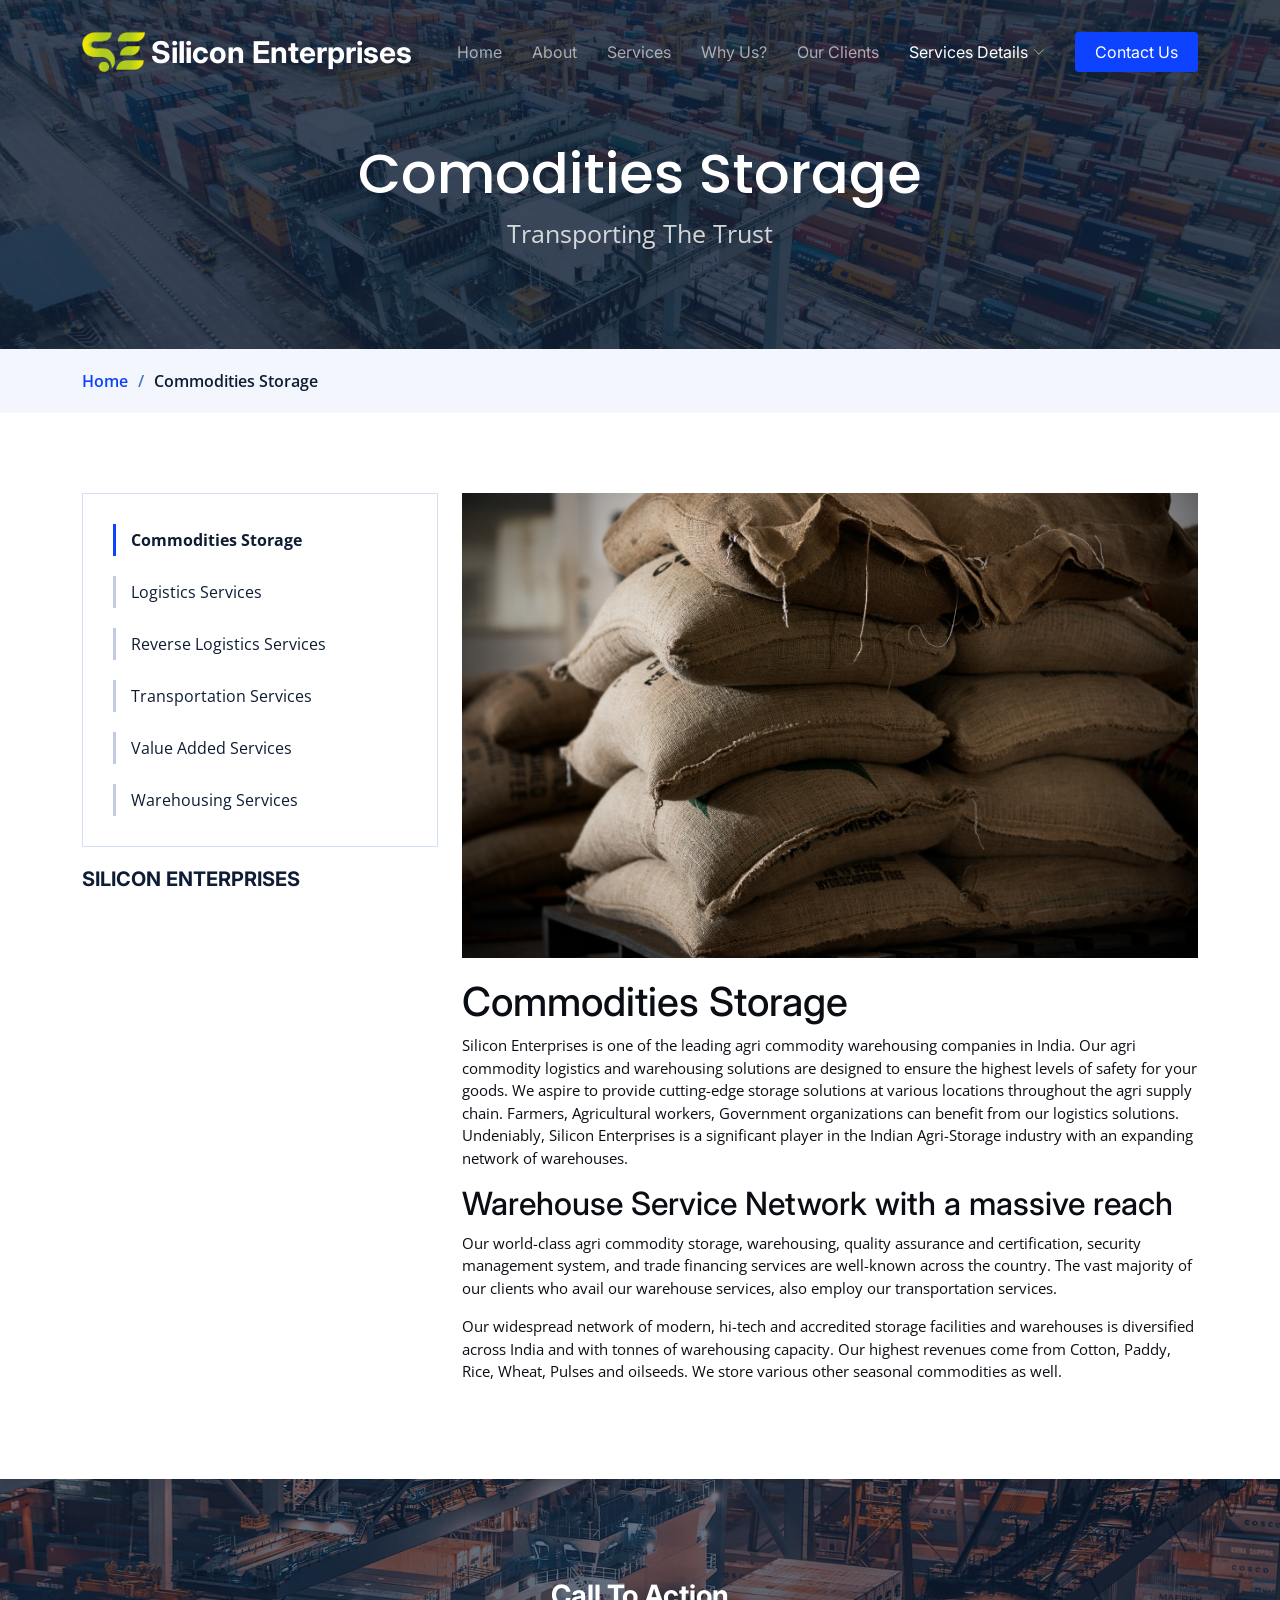
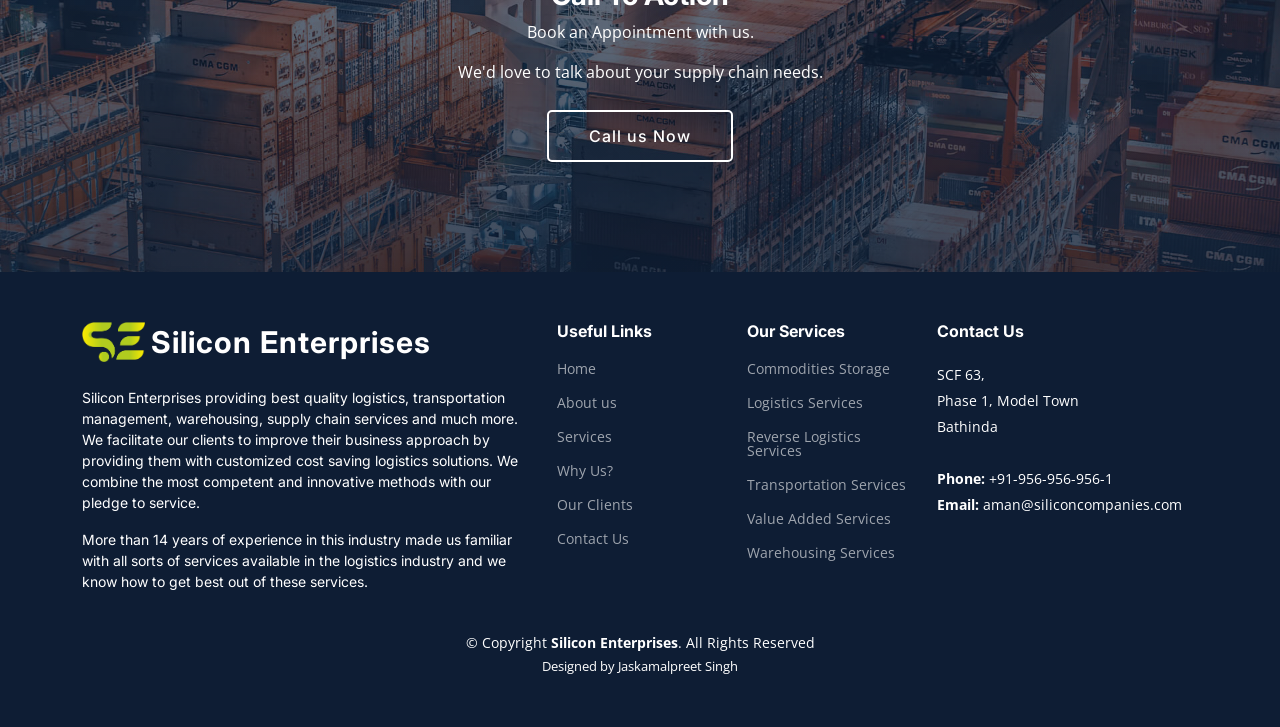
<file: Storage.html>
<!DOCTYPE html>
<html lang="en">

<head>
  <meta charset="utf-8">
  <meta content="width=device-width, initial-scale=1.0" name="viewport">

  <title>Commodities Storage</title>
  <meta content="" name="description">
  <meta content="" name="keywords">

  <!-- Favicons -->
  <link href="assets/img/SE.png" rel="icon">
  <link href="assets/img/apple-touch-icon.png" rel="apple-touch-icon">

  <!-- Google Fonts -->
  <link rel="preconnect" href="https://fonts.googleapis.com">
  <link rel="preconnect" href="https://fonts.gstatic.com" crossorigin>
  <link href="https://fonts.googleapis.com/css2?family=Open+Sans:ital,wght@0,300;0,400;0,500;0,600;0,700;1,300;1,400;1,600;1,700&family=Poppins:ital,wght@0,300;0,400;0,500;0,600;0,700;1,300;1,400;1,500;1,600;1,700&family=Inter:ital,wght@0,300;0,400;0,500;0,600;0,700;1,300;1,400;1,500;1,600;1,700&display=swap" rel="stylesheet">

  <!-- Vendor CSS Files -->
  <link href="assets/vendor/bootstrap/css/bootstrap.min.css" rel="stylesheet">
  <link href="assets/vendor/bootstrap-icons/bootstrap-icons.css" rel="stylesheet">
  <link href="assets/vendor/fontawesome-free/css/all.min.css" rel="stylesheet">
  <link href="assets/vendor/glightbox/css/glightbox.min.css" rel="stylesheet">
  <link href="assets/vendor/swiper/swiper-bundle.min.css" rel="stylesheet">
  <link href="assets/vendor/aos/aos.css" rel="stylesheet">

  <!-- Template Main CSS File -->
  <link href="assets/css/main.css" rel="stylesheet">

  <!-- =======================================================
  * Template Name: Logis - v1.2.1
  * Template URL: https://bootstrapmade.com/logis-bootstrap-logistics-website-template/
  * Author: BootstrapMade.com
  * License: https://bootstrapmade.com/license/
  ======================================================== -->
</head>

<body>

  <!-- ======= Header ======= -->
  <header id="header" class="header d-flex align-items-center fixed-top">
    <div class="container-fluid container-xl d-flex align-items-center justify-content-between">

      <a href="index.html" class="logo d-flex align-items-center">
        <!-- Uncomment the line below if you also wish to use an image logo -->
        <img src="assets/img/SE.png" alt="">
        <h1>Silicon Enterprises</h1>
      </a>

      <i class="mobile-nav-toggle mobile-nav-show bi bi-list"></i>
      <i class="mobile-nav-toggle mobile-nav-hide d-none bi bi-x"></i>
      <nav id="navbar" class="navbar">
        <ul>
          <li><a href="index.html">Home</a></li>
          <li><a href="about.html">About</a></li>
          <li><a href="services.html">Services</a></li>
          <li><a href="Whyus.html">Why Us?</a></li>
          <li><a href="clients.html">Our Clients</a></li>
          <li class="dropdown"><a href="#"><span class="active">Services Details</span> <i class="bi bi-chevron-down dropdown-indicator"></i></a>
            <ul>
              <li><a href="Storage.html">Commodities Storage</a></li>
                  <li><a href="logistics.html">Logistics Services</a></a></li>
                  <li><a href="Reverse.html">Reverse Logistics Services</a></li>
                  <li><a href="Transportation.html">Transportation Services</a></li>
                  <li><a href="value_added.html">Value Added Services</a></li>
                  <li><a href="warehouse.html">Warehousing Services</a></li>
            </ul>
          </li>
          <!-- <li><a href="contact.html">Contact</a></li> -->
          <li><a class="get-a-quote" href="contact.html">Contact Us</a></li>
        </ul>
      </nav><!-- .navbar -->

    </div>
  </header><!-- End Header -->
  <!-- End Header -->

  <main id="main">

    <!-- ======= Breadcrumbs ======= -->
    <div class="breadcrumbs">
      <div class="page-header d-flex align-items-center" style="background-image: url('assets/img/page-header.jpg');">
        <div class="container position-relative">
          <div class="row d-flex justify-content-center">
            <div class="col-lg-12 text-center">
              <h2>Comodities Storage</h2>
              <p style="font-size: 25px;">Transporting The Trust</p>
            </div>
          </div>
        </div>
      </div>
      <nav>
        <div class="container">
          <ol>
            <li><a href="index.html">Home</a></li>
            <li>Commodities Storage</li>
          </ol>
        </div>
      </nav>
    </div><!-- End Breadcrumbs -->

    <!-- ======= Service Details Section ======= -->
    <section id="service-details" class="service-details">
      <div class="container" data-aos="fade-up">

        <div class="row gy-4">

          <div class="col-lg-4">
            <div class="services-list">
              <a href="#" class="active">Commodities Storage</a>
              <a href="logistics.html">Logistics Services</a>
              <a href="Reverse.html">Reverse Logistics Services</a>
              <a href="Transportation.html">Transportation Services</a>
              <a href="value_added.html">Value Added Services</a>
              <a href="warehouse.html">Warehousing Services</a>
            </div>
          
            <h4>SILICON ENTERPRISES</h4>
            
          </div>

          <div class="col-lg-8">
            <img src="assets/img/Service details/Commodities storage.png" alt="" class="img-fluid services-img">
            <h1>Commodities Storage</h1>
            <p>
              Silicon Enterprises is one of the leading agri commodity warehousing companies in India. Our agri commodity logistics and warehousing solutions are designed to ensure the highest levels of safety for your goods. We aspire to provide cutting-edge storage solutions at various locations throughout the agri supply chain. Farmers, Agricultural workers, Government organizations can benefit from our logistics solutions. Undeniably, Silicon Enterprises is a significant player in the Indian Agri-Storage industry with an expanding network of warehouses.
            </p>
            <h2>Warehouse Service Network with a massive reach</h2>
            <p>
              Our world-class agri commodity storage, warehousing, quality assurance and certification, security management system, and trade financing services are well-known across the country. The vast majority of our clients who avail our warehouse services, also employ our transportation services.
            </p>
            <p>
              Our widespread network of modern, hi-tech and accredited storage facilities and warehouses is diversified across India and with tonnes of warehousing capacity. Our highest revenues come from Cotton, Paddy, Rice, Wheat, Pulses and oilseeds. We store various other seasonal commodities as well.
            </p>
          </div>

        </div>

      </div>
    </section><!-- End Service Details Section -->

    <!-- ======= Call To Action Section ======= -->
  <section id="call-to-action" class="call-to-action">
    <div class="container" data-aos="zoom-out">

      <div class="row justify-content-center">
        <div class="col-lg-8 text-center">
          <h3>Call To Action</h3>
          <p> Book an Appointment with us.</p>
          <p>We'd love to talk about your supply chain needs.</p>
          <a class="cta-btn" href="contact.html">Call us Now</a>
        </div>
      </div>

    </div>
  </section><!-- End Call To Action Section -->
  </main><!-- End #main -->

  <!-- ======= Footer ======= -->
  <footer id="footer" class="footer">

    <div class="container">
      <div class="row gy-4">
        <div class="col-lg-5 col-md-12 footer-info">
          <a href="index.html" class="logo d-flex align-items-center">
            <img src="assets/img/SE.png" alt="">
            <span>Silicon Enterprises</span>
          </a>
          <p>
            Silicon Enterprises providing best quality logistics, transportation management, warehousing, supply chain services and much more. We facilitate our clients to improve their business approach by providing them with customized cost saving logistics solutions. We combine the most competent and innovative methods with our pledge to service.
          </p>
          <p>More than 14 years of experience in this industry made us familiar with all sorts of services available in
            the logistics industry and we know how to get best out of these services.</p>
        </div>

        <div class="col-lg-2 col-6 footer-links">
          <h4>Useful Links</h4>
          <ul>
            <li><a href="#">Home</a></li>
            <li><a href="about.html">About us</a></li>
            <li><a href="services.html">Services</a></li>
            <li><a href="Whyus.html">Why Us?</a></li>
            <li><a href="clients.html">Our Clients</a></li>
            <li><a href="contact.html">Contact Us</a></li>
          </ul>
        </div>

        <div class="col-lg-2 col-6 footer-links">
          <h4>Our Services</h4>
          <ul>
            <li><a href="Storage.html">Commodities Storage</a></li>
            <li><a href="logistics.html">Logistics Services</a></a></li>
            <li><a href="Reverse.html">Reverse Logistics Services</a></li>
            <li><a href="Transportation.html">Transportation Services</a></li>
            <li><a href="value_added.html">Value Added Services</a></li>
            <li><a href="warehouse.html">Warehousing Services</a></li>
          </ul>
        </div>

        <div class="col-lg-3 col-md-12 footer-contact text-center text-md-start">
          <h4>Contact Us</h4>
          <p>
            SCF 63, <br>
            Phase 1, Model Town<br>
            Bathinda <br><br>
            <strong>Phone:</strong> +91-956-956-956-1<br>
            <strong>Email:</strong> aman@siliconcompanies.com<br>
          </p>

        </div>

      </div>
    </div>

    <div class="container mt-4">
      <div class="copyright">
        &copy; Copyright <strong><span>Silicon Enterprises</span></strong>. All Rights Reserved
      </div>
      <div class="credits">
        Designed by <a href="https://www.freelancer.com/u/jsbrar07427">Jaskamalpreet Singh</a>
      </div>
    </div>

  </footer>
  <!-- End Footer -->

  <!-- End Footer -->

  <a href="#" class="scroll-top d-flex align-items-center justify-content-center"><i class="bi bi-arrow-up-short"></i></a>

  <div id="preloader"></div>

  <!-- Vendor JS Files -->
  <script src="assets/vendor/bootstrap/js/bootstrap.bundle.min.js"></script>
  <script src="assets/vendor/purecounter/purecounter_vanilla.js"></script>
  <script src="assets/vendor/glightbox/js/glightbox.min.js"></script>
  <script src="assets/vendor/swiper/swiper-bundle.min.js"></script>
  <script src="assets/vendor/aos/aos.js"></script>

  <!-- Template Main JS File -->
  <script src="assets/js/main.js"></script>

</body>

</html>
</file>
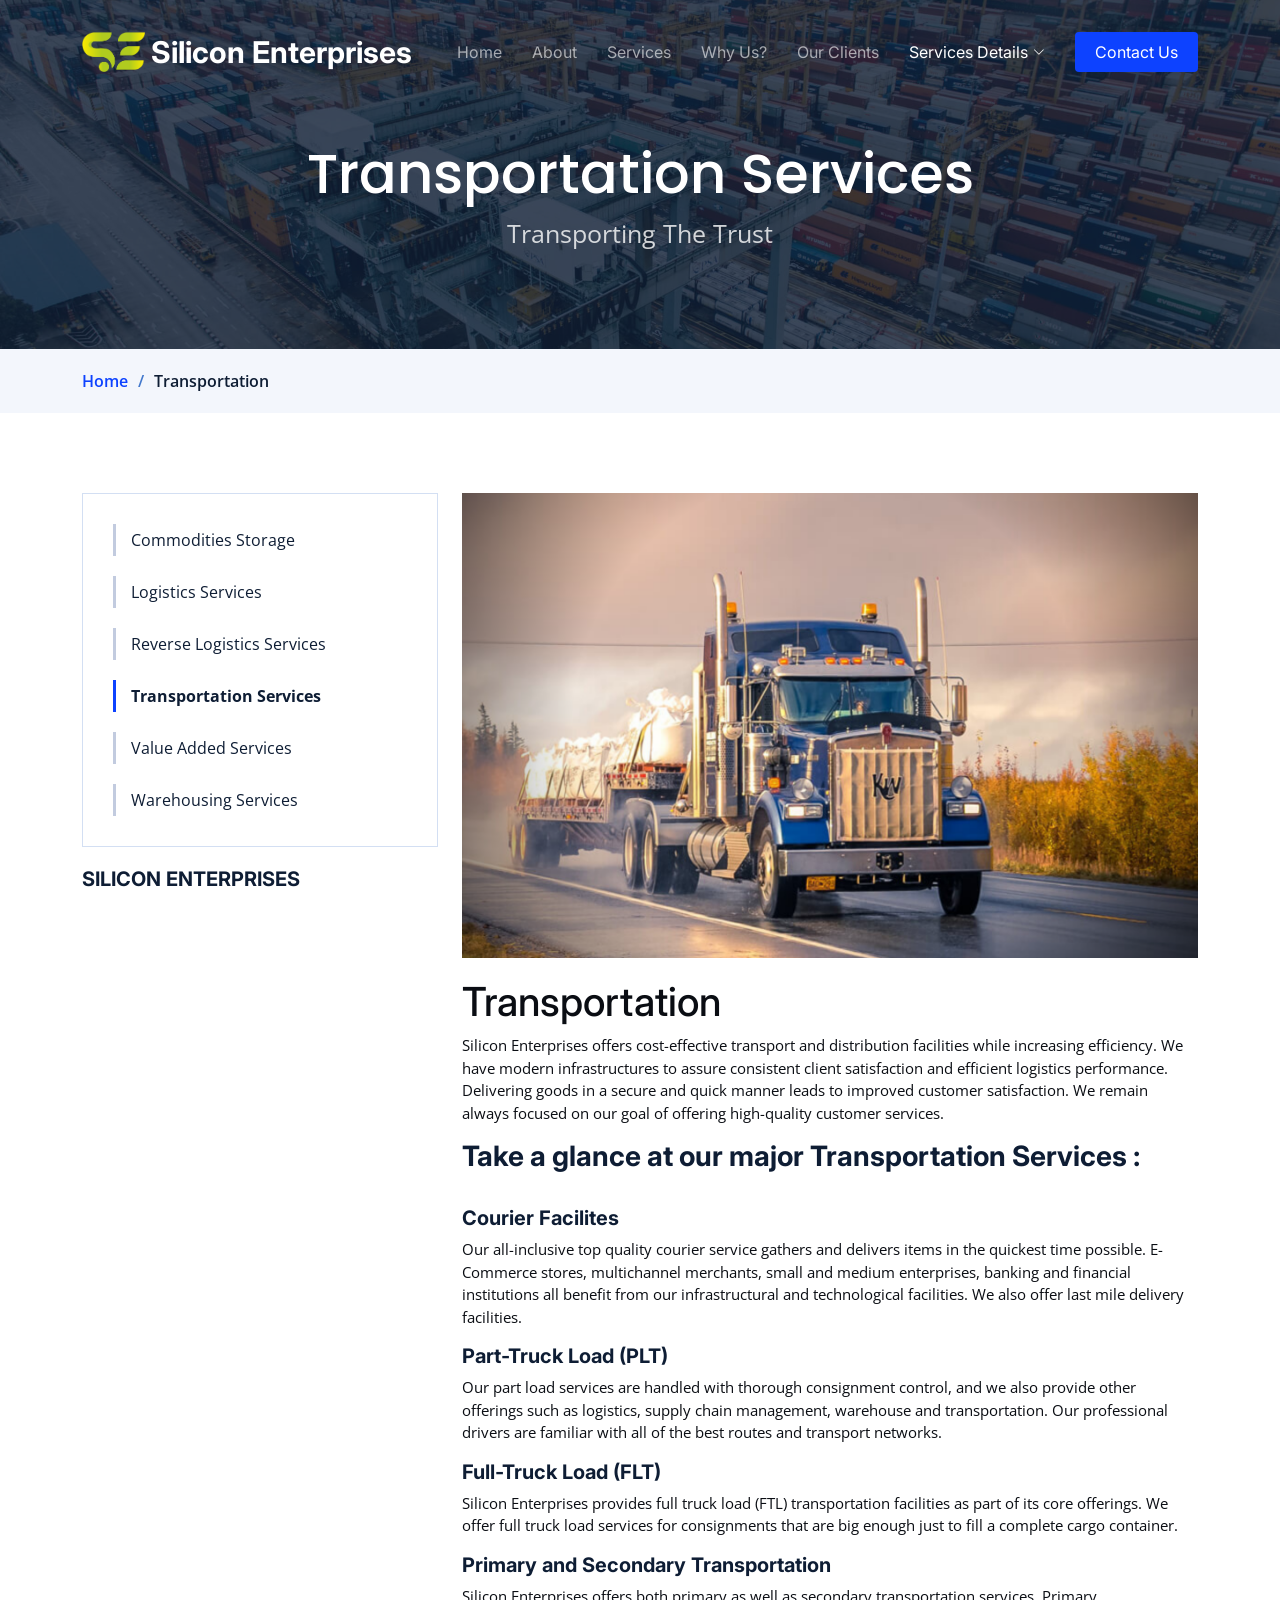
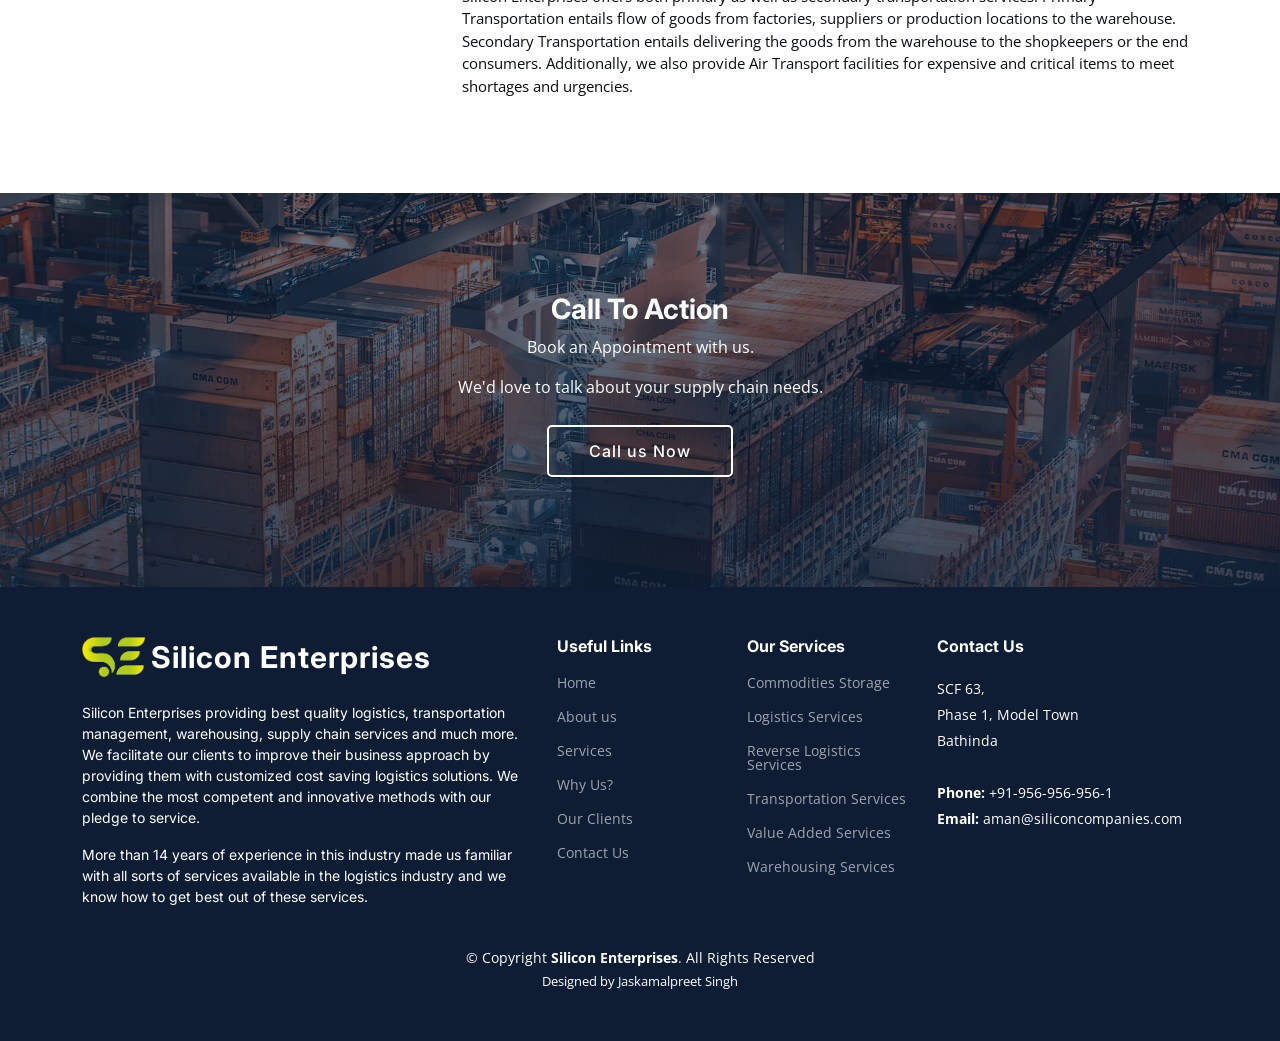
<file: Transportation.html>
<!DOCTYPE html>
<html lang="en">

<head>
  <meta charset="utf-8">
  <meta content="width=device-width, initial-scale=1.0" name="viewport">

  <title>Transportation Services</title>
  <meta content="" name="description">
  <meta content="" name="keywords">

  <!-- Favicons -->
  <link href="assets/img/SE.png" rel="icon">
  <link href="assets/img/apple-touch-icon.png" rel="apple-touch-icon">

  <!-- Google Fonts -->
  <link rel="preconnect" href="https://fonts.googleapis.com">
  <link rel="preconnect" href="https://fonts.gstatic.com" crossorigin>
  <link href="https://fonts.googleapis.com/css2?family=Open+Sans:ital,wght@0,300;0,400;0,500;0,600;0,700;1,300;1,400;1,600;1,700&family=Poppins:ital,wght@0,300;0,400;0,500;0,600;0,700;1,300;1,400;1,500;1,600;1,700&family=Inter:ital,wght@0,300;0,400;0,500;0,600;0,700;1,300;1,400;1,500;1,600;1,700&display=swap" rel="stylesheet">

  <!-- Vendor CSS Files -->
  <link href="assets/vendor/bootstrap/css/bootstrap.min.css" rel="stylesheet">
  <link href="assets/vendor/bootstrap-icons/bootstrap-icons.css" rel="stylesheet">
  <link href="assets/vendor/fontawesome-free/css/all.min.css" rel="stylesheet">
  <link href="assets/vendor/glightbox/css/glightbox.min.css" rel="stylesheet">
  <link href="assets/vendor/swiper/swiper-bundle.min.css" rel="stylesheet">
  <link href="assets/vendor/aos/aos.css" rel="stylesheet">

  <!-- Template Main CSS File -->
  <link href="assets/css/main.css" rel="stylesheet">

  <!-- =======================================================
  * Template Name: Logis - v1.2.1
  * Template URL: https://bootstrapmade.com/logis-bootstrap-logistics-website-template/
  * Author: BootstrapMade.com
  * License: https://bootstrapmade.com/license/
  ======================================================== -->
</head>

<body>

  <!-- ======= Header ======= -->
  <header id="header" class="header d-flex align-items-center fixed-top">
    <div class="container-fluid container-xl d-flex align-items-center justify-content-between">

      <a href="index.html" class="logo d-flex align-items-center">
        <!-- Uncomment the line below if you also wish to use an image logo -->
        <img src="assets/img/SE.png" alt="">
        <h1>Silicon Enterprises</h1>
      </a>

      <i class="mobile-nav-toggle mobile-nav-show bi bi-list"></i>
      <i class="mobile-nav-toggle mobile-nav-hide d-none bi bi-x"></i>
      <nav id="navbar" class="navbar">
        <ul>
          <li><a href="index.html">Home</a></li>
          <li><a href="about.html">About</a></li>
          <li><a href="services.html">Services</a></li>
          <li><a href="Whyus.html">Why Us?</a></li>
          <li><a href="clients.html">Our Clients</a></li>
          <li class="dropdown"><a href="#" class="active"><span>Services Details</span> <i class="bi bi-chevron-down dropdown-indicator"></i></a>
            <ul>
              <li><a href="Storage.html">Commodities Storage</a></li>
                  <li><a href="logistics.html">Logistics Services</a></a></li>
                  <li><a href="Reverse.html">Reverse Logistics Services</a></li>
                  <li><a href="Transportation.html">Transportation Services</a></li>
                  <li><a href="value_added.html">Value Added Services</a></li>
                  <li><a href="warehouse.html">Warehousing Services</a></li>
            </ul>
          </li>
          <!-- <li><a href="contact.html">Contact</a></li> -->
          <li><a class="get-a-quote" href="contact.html">Contact Us</a></li>
        </ul>
      </nav><!-- .navbar -->

    </div>
  </header><!-- End Header -->
  <!-- End Header -->

  <main id="main">

    <!-- ======= Breadcrumbs ======= -->
    <div class="breadcrumbs">
      <div class="page-header d-flex align-items-center" style="background-image: url('assets/img/page-header.jpg');">
        <div class="container position-relative">
          <div class="row d-flex justify-content-center">
            <div class="col-lg-12 text-center">
              <h2>Transportation Services</h2>
              <p style="font-size: 25px;">Transporting The Trust</p>
            </div>
          </div>
        </div>
      </div>
      <nav>
        <div class="container">
          <ol>
            <li><a href="index.html">Home</a></li>
            <li>Transportation</li>
          </ol>
        </div>
      </nav>
    </div><!-- End Breadcrumbs -->

    <!-- ======= Service Details Section ======= -->
    <section id="service-details" class="service-details">
      <div class="container" data-aos="fade-up">

        <div class="row gy-4">

          <div class="col-lg-4">
            <div class="services-list">
              <a href="Storage.html">Commodities Storage</a>
              <a href="logistics.html">Logistics Services</a>
              <a href="Reverse.html">Reverse Logistics Services</a>
              <a href="#" class="active">Transportation Services</a>
              <a href="value_added.html">Value Added Services</a>
              <a href="warehouse.html">Warehousing Services</a>
            </div>

            <h4>SILICON ENTERPRISES</h4>
            
          </div>

          <div class="col-lg-8">
            <img src="assets/img/Service details/Transportation.png" alt="" class="img-fluid services-img">
            <h1>Transportation</h1>
            <p>
              Silicon Enterprises offers cost-effective transport and distribution facilities while increasing efficiency. We have modern infrastructures to assure consistent client satisfaction and efficient logistics performance. Delivering goods in a secure and quick manner leads to improved customer satisfaction. We remain always focused on our goal of offering high-quality customer services.
            </p>
            
            <h3>Take a glance at our major Transportation Services :</h3>
              <br>
              
            <h4>Courier Facilites</h4>
            <p>
              Our all-inclusive top quality courier service gathers and delivers items in the quickest time possible. E- Commerce stores, multichannel merchants, small and medium enterprises, banking and financial institutions all benefit from our infrastructural and technological facilities. We also offer last mile delivery facilities.
            </p>

            <h4>Part-Truck Load (PLT)</h4>
            <p>
              Our part load services are handled with thorough consignment control, and we also provide other offerings such as logistics, supply chain management, warehouse and transportation. Our professional drivers are familiar with all of the best routes and transport networks.
            </p>
            <h4>Full-Truck Load (FLT)</h4>
            <p>
              Silicon Enterprises provides full truck load (FTL) transportation facilities as part of its core offerings. We offer full truck load services for consignments that are big enough just to fill a complete cargo container.
            </p>
            <h4>Primary and Secondary Transportation</h4>
            <p>
              Silicon Enterprises offers both primary as well as secondary transportation services. Primary Transportation entails flow of goods from factories, suppliers or production locations to the warehouse. Secondary Transportation entails delivering the goods from the warehouse to the shopkeepers or the end consumers. Additionally, we also provide Air Transport facilities for expensive and critical items to meet shortages and urgencies.
            </p>
           
          </div>

        </div>

      </div>
    </section><!-- End Service Details Section -->

    <!-- ======= Call To Action Section ======= -->
  <section id="call-to-action" class="call-to-action">
    <div class="container" data-aos="zoom-out">

      <div class="row justify-content-center">
        <div class="col-lg-8 text-center">
          <h3>Call To Action</h3>
          <p> Book an Appointment with us.</p>
          <p>We'd love to talk about your supply chain needs.</p>
          <a class="cta-btn" href="contact.html">Call us Now</a>
        </div>
      </div>

    </div>
  </section><!-- End Call To Action Section -->
  </main><!-- End #main -->

 
 <!-- ======= Footer ======= -->
 <footer id="footer" class="footer">

  <div class="container">
    <div class="row gy-4">
      <div class="col-lg-5 col-md-12 footer-info">
        <a href="index.html" class="logo d-flex align-items-center">
          <img src="assets/img/SE.png" alt="">
          <span>Silicon Enterprises</span>
        </a>
        <p>
          Silicon Enterprises providing best quality logistics, transportation management, warehousing, supply chain services and much more. We facilitate our clients to improve their business approach by providing them with customized cost saving logistics solutions. We combine the most competent and innovative methods with our pledge to service.
        </p>
        <p>More than 14 years of experience in this industry made us familiar with all sorts of services available in
          the logistics industry and we know how to get best out of these services.</p>
        
      </div>

      <div class="col-lg-2 col-6 footer-links">
        <h4>Useful Links</h4>
        <ul>
          <li><a href="#">Home</a></li>
          <li><a href="about.html">About us</a></li>
          <li><a href="services.html">Services</a></li>
          <li><a href="Whyus.html">Why Us?</a></li>
          <li><a href="clients.html">Our Clients</a></li>
          <li><a href="contact.html">Contact Us</a></li>
        </ul>
      </div>

      <div class="col-lg-2 col-6 footer-links">
        <h4>Our Services</h4>
        <ul>
          <li><a href="Storage.html">Commodities Storage</a></li>
          <li><a href="logistics.html">Logistics Services</a></a></li>
          <li><a href="Reverse.html">Reverse Logistics Services</a></li>
          <li><a href="Transportation.html">Transportation Services</a></li>
          <li><a href="value_added.html">Value Added Services</a></li>
          <li><a href="warehouse.html">Warehousing Services</a></li>
        </ul>
      </div>

      <div class="col-lg-3 col-md-12 footer-contact text-center text-md-start">
        <h4>Contact Us</h4>
        <p>
          SCF 63, <br>
          Phase 1, Model Town<br>
          Bathinda <br><br>
          <strong>Phone:</strong> +91-956-956-956-1<br>
          <strong>Email:</strong> aman@siliconcompanies.com<br>
        </p>

      </div>

    </div>
  </div>

  <div class="container mt-4">
    <div class="copyright">
      &copy; Copyright <strong><span>Silicon Enterprises</span></strong>. All Rights Reserved
    </div>
    <div class="credits">
      Designed by <a href="https://www.freelancer.com/u/jsbrar07427">Jaskamalpreet Singh</a>
    </div>
  </div>

</footer>
<!-- End Footer -->


  <a href="#" class="scroll-top d-flex align-items-center justify-content-center"><i class="bi bi-arrow-up-short"></i></a>

  <div id="preloader"></div>

  <!-- Vendor JS Files -->
  <script src="assets/vendor/bootstrap/js/bootstrap.bundle.min.js"></script>
  <script src="assets/vendor/purecounter/purecounter_vanilla.js"></script>
  <script src="assets/vendor/glightbox/js/glightbox.min.js"></script>
  <script src="assets/vendor/swiper/swiper-bundle.min.js"></script>
  <script src="assets/vendor/aos/aos.js"></script>

  <!-- Template Main JS File -->
  <script src="assets/js/main.js"></script>

</body>

</html>
</file>
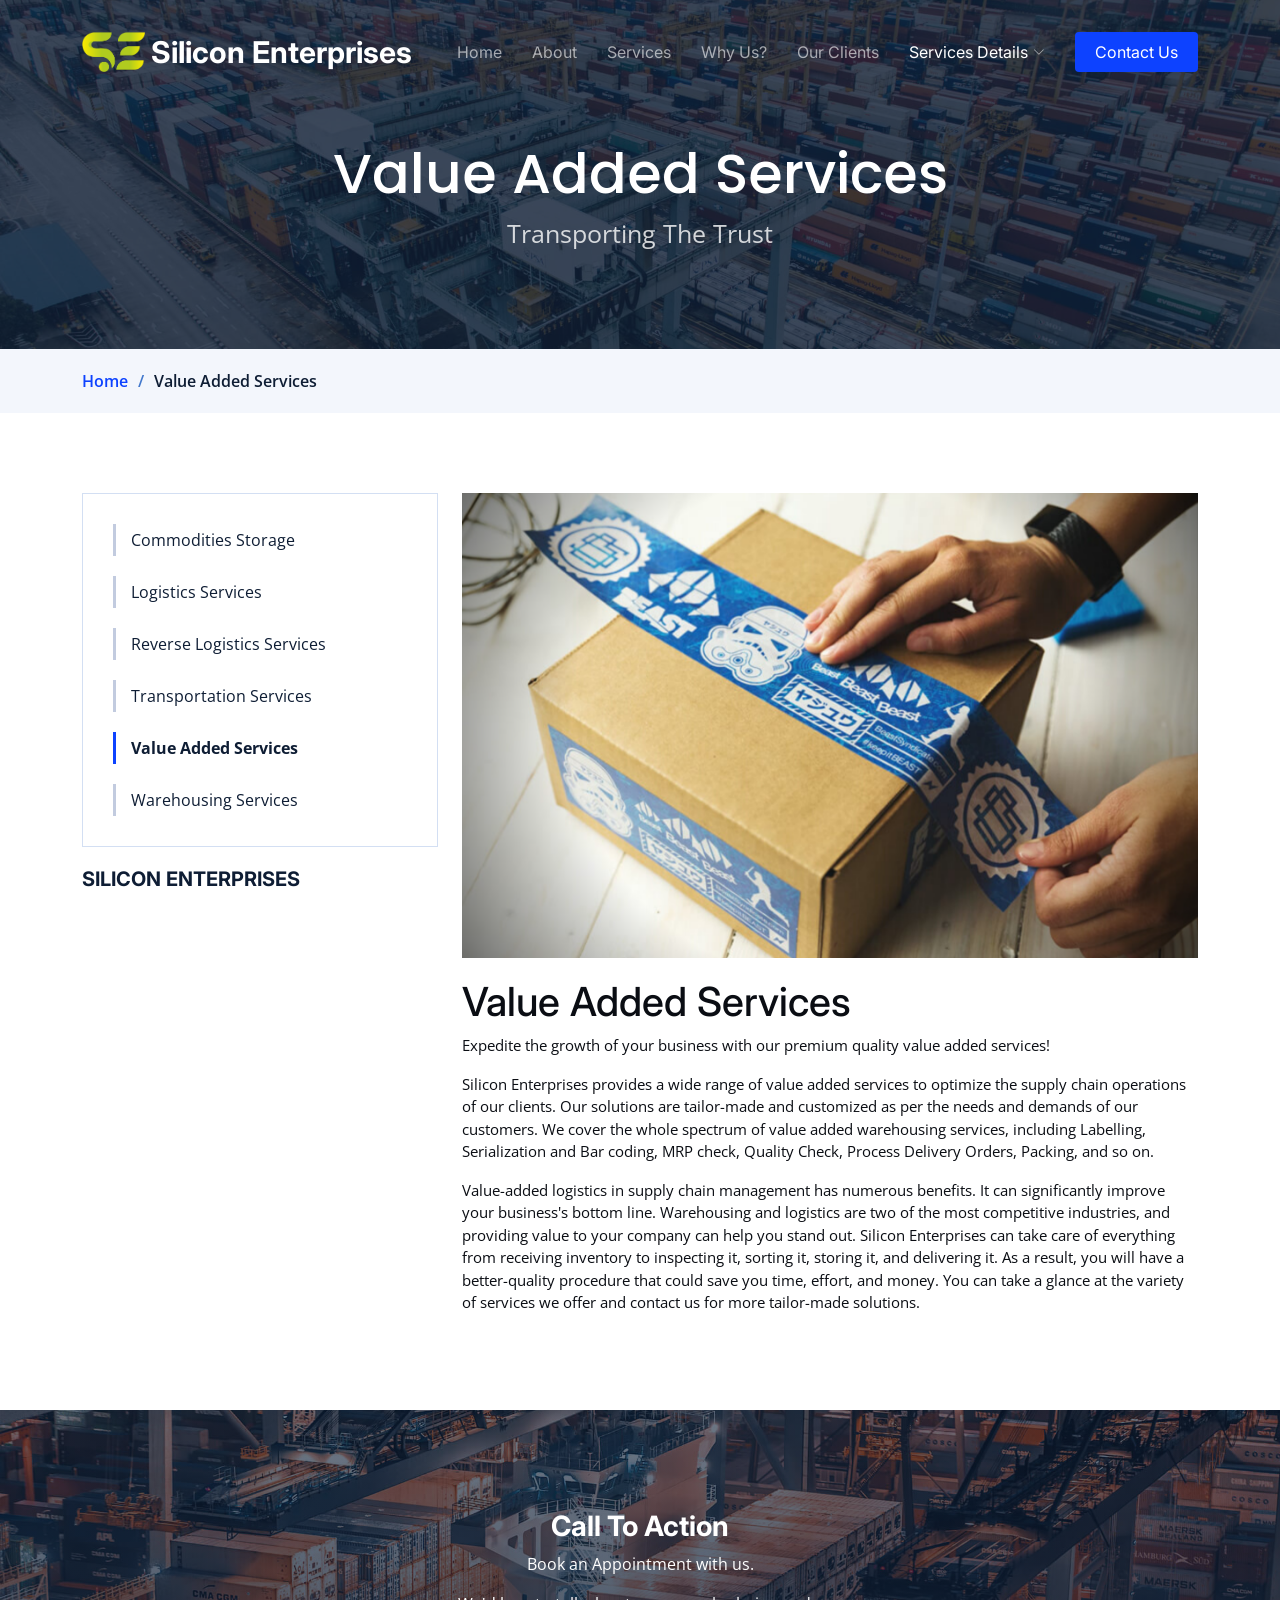
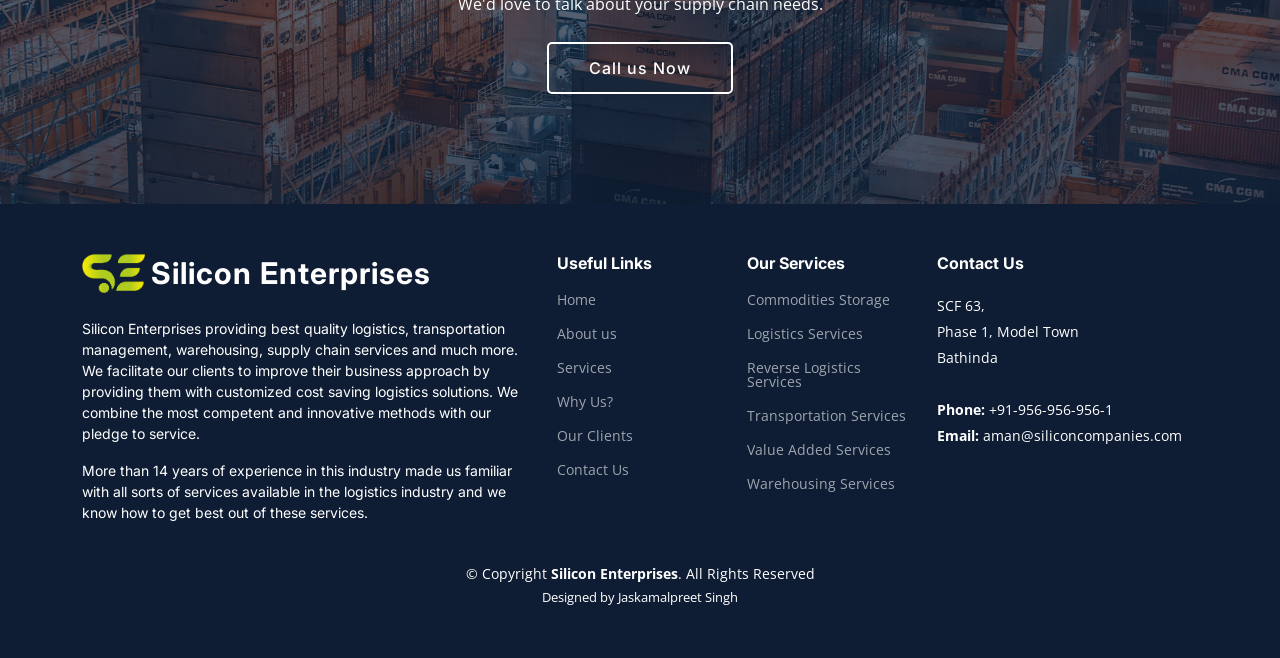
<file: value_added.html>
<!DOCTYPE html>
<html lang="en">

<head>
  <meta charset="utf-8">
  <meta content="width=device-width, initial-scale=1.0" name="viewport">

  <title>Value Added Services</title>
  <meta content="" name="description">
  <meta content="" name="keywords">

  <!-- Favicons -->
  <link href="assets/img/SE.png" rel="icon">
  <link href="assets/img/apple-touch-icon.png" rel="apple-touch-icon">

  <!-- Google Fonts -->
  <link rel="preconnect" href="https://fonts.googleapis.com">
  <link rel="preconnect" href="https://fonts.gstatic.com" crossorigin>
  <link href="https://fonts.googleapis.com/css2?family=Open+Sans:ital,wght@0,300;0,400;0,500;0,600;0,700;1,300;1,400;1,600;1,700&family=Poppins:ital,wght@0,300;0,400;0,500;0,600;0,700;1,300;1,400;1,500;1,600;1,700&family=Inter:ital,wght@0,300;0,400;0,500;0,600;0,700;1,300;1,400;1,500;1,600;1,700&display=swap" rel="stylesheet">

  <!-- Vendor CSS Files -->
  <link href="assets/vendor/bootstrap/css/bootstrap.min.css" rel="stylesheet">
  <link href="assets/vendor/bootstrap-icons/bootstrap-icons.css" rel="stylesheet">
  <link href="assets/vendor/fontawesome-free/css/all.min.css" rel="stylesheet">
  <link href="assets/vendor/glightbox/css/glightbox.min.css" rel="stylesheet">
  <link href="assets/vendor/swiper/swiper-bundle.min.css" rel="stylesheet">
  <link href="assets/vendor/aos/aos.css" rel="stylesheet">

  <!-- Template Main CSS File -->
  <link href="assets/css/main.css" rel="stylesheet">

  <!-- =======================================================
  * Template Name: Logis - v1.2.1
  * Template URL: https://bootstrapmade.com/logis-bootstrap-logistics-website-template/
  * Author: BootstrapMade.com
  * License: https://bootstrapmade.com/license/
  ======================================================== -->
</head>

<body>

  <!-- ======= Header ======= -->
  <header id="header" class="header d-flex align-items-center fixed-top">
    <div class="container-fluid container-xl d-flex align-items-center justify-content-between">

      <a href="index.html" class="logo d-flex align-items-center">
        <!-- Uncomment the line below if you also wish to use an image logo -->
        <img src="assets/img/SE.png" alt="">
        <h1>Silicon Enterprises</h1>
      </a>

      <i class="mobile-nav-toggle mobile-nav-show bi bi-list"></i>
      <i class="mobile-nav-toggle mobile-nav-hide d-none bi bi-x"></i>
      <nav id="navbar" class="navbar">
        <ul>
            <li><a href="index.html">Home</a></li>
            <li><a href="about.html">About</a></li>
            <li><a href="services.html">Services</a></li>
            <li><a href="Whyus.html">Why Us?</a></li>
            <li><a href="clients.html">Our Clients</a></li>
            <li class="dropdown"><a href="#"><span class="active">Services Details</span> <i class="bi bi-chevron-down dropdown-indicator"></i></a>
              <ul>
                <li><a href="Storage.html">Commodities Storage</a></li>
                    <li><a href="logistics.html">Logistics Services</a></a></li>
                    <li><a href="Reverse.html">Reverse Logistics Services</a></li>
                    <li><a href="Transportation.html">Transportation Services</a></li>
                    <li><a href="value_added.html">Value Added Services</a></li>
                    <li><a href="warehouse.html">Warehousing Services</a></li>
              </ul>
            </li>
            <!-- <li><a href="contact.html">Contact</a></li> -->
          <li><a class="get-a-quote" href="contact.html">Contact Us</a></li>
        </ul>
      </nav><!-- .navbar -->

    </div>
  </header><!-- End Header -->
  <!-- End Header -->

  <main id="main">

    <!-- ======= Breadcrumbs ======= -->
    <div class="breadcrumbs">
      <div class="page-header d-flex align-items-center" style="background-image: url('assets/img/page-header.jpg');">
        <div class="container position-relative">
          <div class="row d-flex justify-content-center">
            <div class="col-lg-12 text-center">
              <h2>Value Added Services</h2>
              <p style="font-size: 25px;">Transporting The Trust</p>
            </div>
          </div>
        </div>
      </div>
      <nav>
        <div class="container">
          <ol>
            <li><a href="index.html">Home</a></li>
            <li>Value Added Services</li>
          </ol>
        </div>
      </nav>
    </div><!-- End Breadcrumbs -->

    <!-- ======= Service Details Section ======= -->
    <section id="service-details" class="service-details">
      <div class="container" data-aos="fade-up">

        <div class="row gy-4">

          <div class="col-lg-4">
            <div class="services-list">
                <a href="Storage.html">Commodities Storage</a>
                <a href="logistics.html">Logistics Services</a>
                <a href="Reverse.html">Reverse Logistics Services</a>
                <a href="Transportation.html">Transportation Services</a>
                <a href="#" class="active">Value Added Services</a>
                <a href="warehouse.html">Warehousing Services</a>
              </div>

            <h4>SILICON ENTERPRISES</h4>
            
          </div>

          <div class="col-lg-8">
            <img src="assets/img/Service details/Value added Services.png" alt="" class="img-fluid services-img">
            <h1>Value Added Services</h1>
            <p>
                Expedite the growth of your business with our premium quality value added services!
            </p>
            <p>
                Silicon Enterprises provides a wide range of value added services to optimize the supply chain operations of our clients. Our solutions are tailor-made and customized as per the needs and demands of our customers. We cover the whole spectrum of value added warehousing services, including Labelling, Serialization and Bar coding, MRP check, Quality Check, Process Delivery Orders, Packing, and so on.
            </p>
            <p>
                Value-added logistics in supply chain management has numerous benefits. It can significantly improve your business's bottom line. Warehousing and logistics are two of the most competitive industries, and providing value to your company can help you stand out. Silicon Enterprises can take care of everything from receiving inventory to inspecting it, sorting it, storing it, and delivering it. As a result, you will have a better-quality procedure that could save you time, effort, and money. You can take a glance at the variety of services we offer and contact us for more tailor-made solutions.
            </p>
              
           
           
          </div>

        </div>

      </div>
    </section><!-- End Service Details Section -->

  </main><!-- End #main -->

  <!-- ======= Call To Action Section ======= -->
  <section id="call-to-action" class="call-to-action">
    <div class="container" data-aos="zoom-out">

      <div class="row justify-content-center">
        <div class="col-lg-8 text-center">
          <h3>Call To Action</h3>
          <p> Book an Appointment with us.</p>
          <p>We'd love to talk about your supply chain needs.</p>
          <a class="cta-btn" href="contact.html">Call us Now</a>
        </div>
      </div>

    </div>
  </section><!-- End Call To Action Section -->
 
  <!-- ======= Footer ======= -->
  <footer id="footer" class="footer">

    <div class="container">
      <div class="row gy-4">
        <div class="col-lg-5 col-md-12 footer-info">
          <a href="index.html" class="logo d-flex align-items-center">
            <img src="assets/img/SE.png" alt="">
            <span>Silicon Enterprises</span>
          </a>
          <p>
            Silicon Enterprises providing best quality logistics, transportation management, warehousing, supply chain services and much more. We facilitate our clients to improve their business approach by providing them with customized cost saving logistics solutions. We combine the most competent and innovative methods with our pledge to service.
          </p>
          <p>More than 14 years of experience in this industry made us familiar with all sorts of services available in
            the logistics industry and we know how to get best out of these services.</p>
        </div>

        <div class="col-lg-2 col-6 footer-links">
          <h4>Useful Links</h4>
          <ul>
            <li><a href="#">Home</a></li>
            <li><a href="about.html">About us</a></li>
            <li><a href="services.html">Services</a></li>
            <li><a href="Whyus.html">Why Us?</a></li>
            <li><a href="clients.html">Our Clients</a></li>
            <li><a href="contact.html">Contact Us</a></li>
          </ul>
        </div>

        <div class="col-lg-2 col-6 footer-links">
          <h4>Our Services</h4>
          <ul>
            <li><a href="Storage.html">Commodities Storage</a></li>
            <li><a href="logistics.html">Logistics Services</a></a></li>
            <li><a href="Reverse.html">Reverse Logistics Services</a></li>
            <li><a href="Transportation.html">Transportation Services</a></li>
            <li><a href="value_added.html">Value Added Services</a></li>
            <li><a href="warehouse.html">Warehousing Services</a></li>
          </ul>
        </div>

        <div class="col-lg-3 col-md-12 footer-contact text-center text-md-start">
          <h4>Contact Us</h4>
          <p>
            SCF 63, <br>
            Phase 1, Model Town<br>
            Bathinda <br><br>
            <strong>Phone:</strong> +91-956-956-956-1<br>
            <strong>Email:</strong> aman@siliconcompanies.com<br>
          </p>

        </div>

      </div>
    </div>

    <div class="container mt-4">
      <div class="copyright">
        &copy; Copyright <strong><span>Silicon Enterprises</span></strong>. All Rights Reserved
      </div>
      <div class="credits">
        Designed by <a href="https://www.freelancer.com/u/jsbrar07427">Jaskamalpreet Singh</a>
      </div>
    </div>

  </footer>
  <!-- End Footer -->

  <!-- End Footer -->
  <a href="#" class="scroll-top d-flex align-items-center justify-content-center"><i class="bi bi-arrow-up-short"></i></a>

  <div id="preloader"></div>

  <!-- Vendor JS Files -->
  <script src="assets/vendor/bootstrap/js/bootstrap.bundle.min.js"></script>
  <script src="assets/vendor/purecounter/purecounter_vanilla.js"></script>
  <script src="assets/vendor/glightbox/js/glightbox.min.js"></script>
  <script src="assets/vendor/swiper/swiper-bundle.min.js"></script>
  <script src="assets/vendor/aos/aos.js"></script>

  <!-- Template Main JS File -->
  <script src="assets/js/main.js"></script>

</body>

</html>
</file>
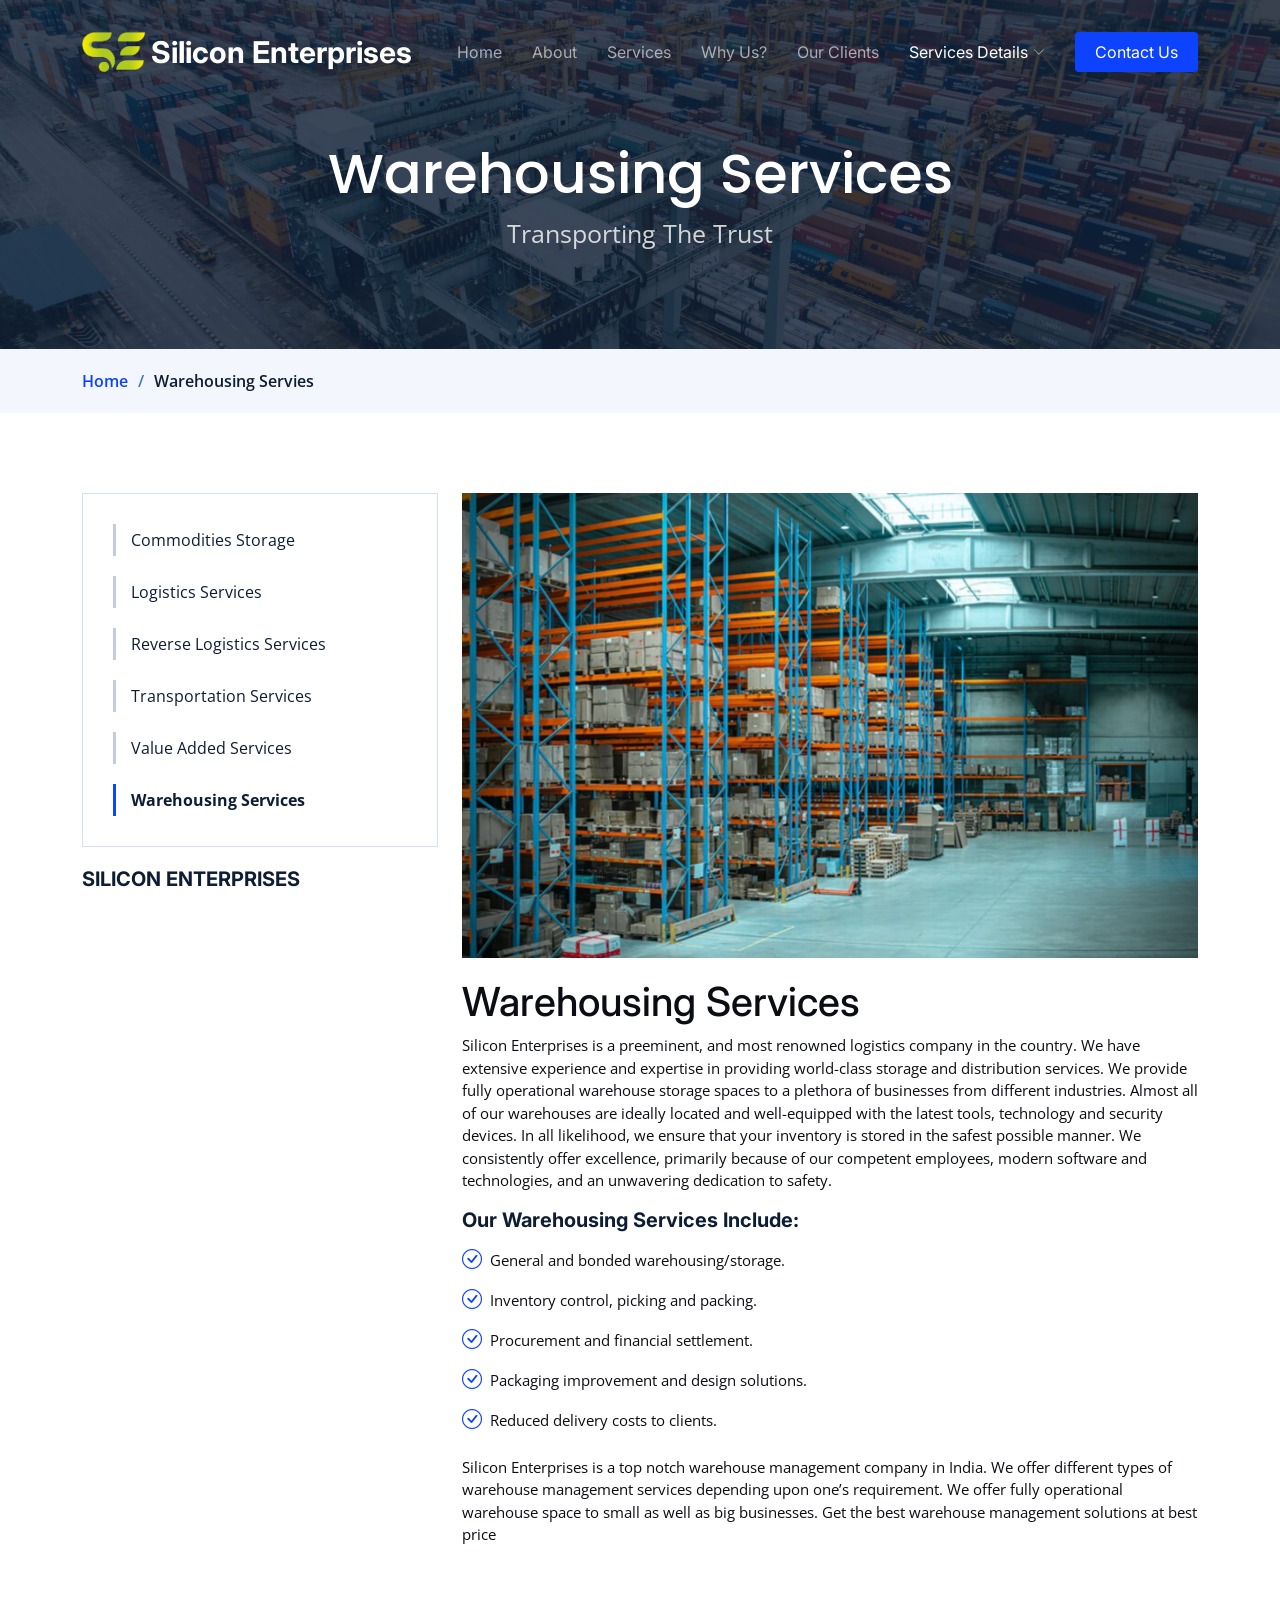
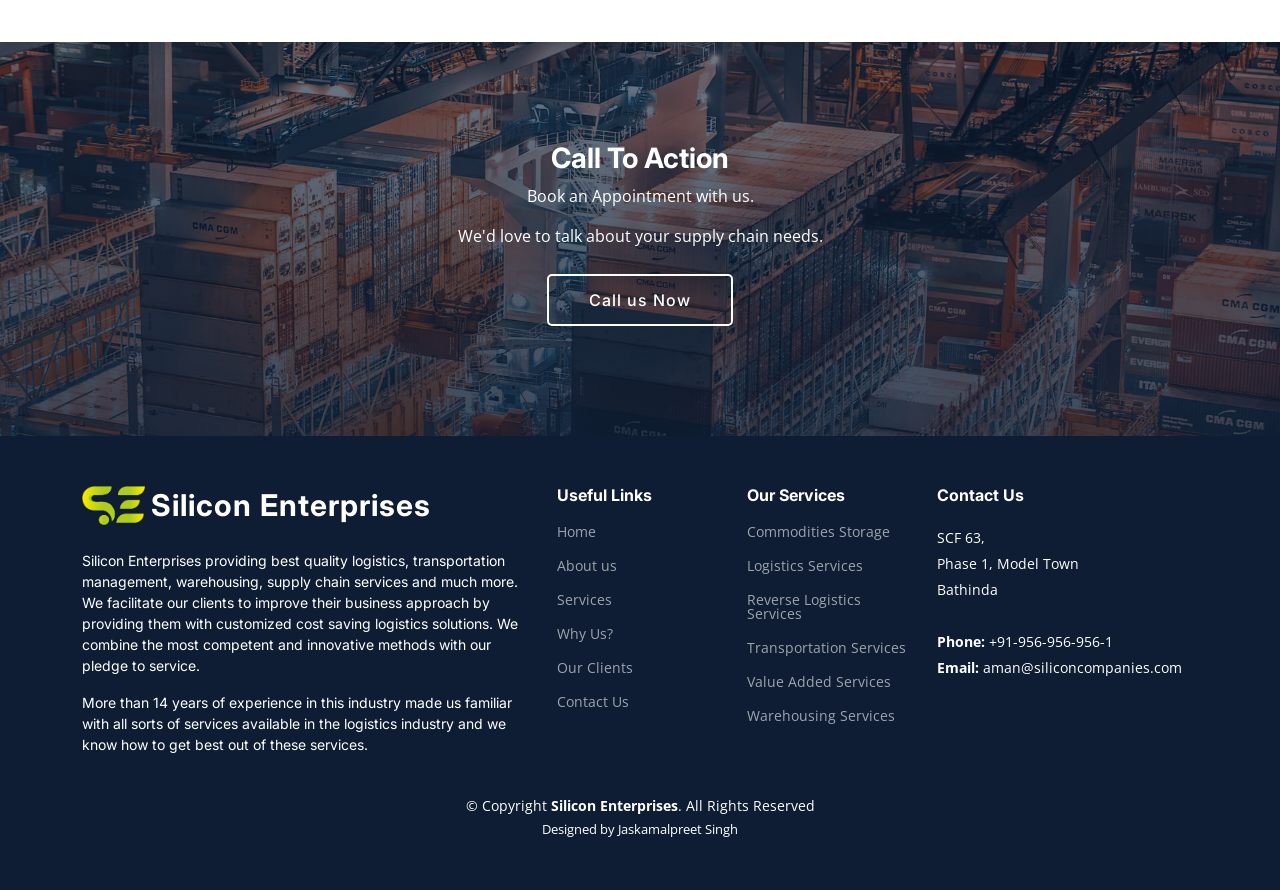
<file: warehouse.html>
<!DOCTYPE html>
<html lang="en">

<head>
  <meta charset="utf-8">
  <meta content="width=device-width, initial-scale=1.0" name="viewport">

  <title>Warehousing Services</title>
  <meta content="" name="description">
  <meta content="" name="keywords">

  <!-- Favicons -->
  <link href="assets/img/SE.png" rel="icon">
  <link href="assets/img/apple-touch-icon.png" rel="apple-touch-icon">

  <!-- Google Fonts -->
  <link rel="preconnect" href="https://fonts.googleapis.com">
  <link rel="preconnect" href="https://fonts.gstatic.com" crossorigin>
  <link href="https://fonts.googleapis.com/css2?family=Open+Sans:ital,wght@0,300;0,400;0,500;0,600;0,700;1,300;1,400;1,600;1,700&family=Poppins:ital,wght@0,300;0,400;0,500;0,600;0,700;1,300;1,400;1,500;1,600;1,700&family=Inter:ital,wght@0,300;0,400;0,500;0,600;0,700;1,300;1,400;1,500;1,600;1,700&display=swap" rel="stylesheet">

  <!-- Vendor CSS Files -->
  <link href="assets/vendor/bootstrap/css/bootstrap.min.css" rel="stylesheet">
  <link href="assets/vendor/bootstrap-icons/bootstrap-icons.css" rel="stylesheet">
  <link href="assets/vendor/fontawesome-free/css/all.min.css" rel="stylesheet">
  <link href="assets/vendor/glightbox/css/glightbox.min.css" rel="stylesheet">
  <link href="assets/vendor/swiper/swiper-bundle.min.css" rel="stylesheet">
  <link href="assets/vendor/aos/aos.css" rel="stylesheet">

  <!-- Template Main CSS File -->
  <link href="assets/css/main.css" rel="stylesheet">

  <!-- =======================================================
  * Template Name: Logis - v1.2.1
  * Template URL: https://bootstrapmade.com/logis-bootstrap-logistics-website-template/
  * Author: BootstrapMade.com
  * License: https://bootstrapmade.com/license/
  ======================================================== -->
</head>

<body>

  <!-- ======= Header ======= -->
  <header id="header" class="header d-flex align-items-center fixed-top">
    <div class="container-fluid container-xl d-flex align-items-center justify-content-between">

      <a href="index.html" class="logo d-flex align-items-center">
        <!-- Uncomment the line below if you also wish to use an image logo -->
        <img src="assets/img/SE.png" alt="">
        <h1>Silicon Enterprises</h1>
      </a>

      <i class="mobile-nav-toggle mobile-nav-show bi bi-list"></i>
      <i class="mobile-nav-toggle mobile-nav-hide d-none bi bi-x"></i>
      <nav id="navbar" class="navbar">
        <ul>
          <li><a href="index.html">Home</a></li>
          <li><a href="about.html">About</a></li>
          <li><a href="services.html">Services</a></li>
          <li><a href="Whyus.html">Why Us?</a></li>
          <li><a href="clients.html">Our Clients</a></li>
          <li class="dropdown"><a href="#"><span class="active">Services Details</span> <i class="bi bi-chevron-down dropdown-indicator"></i></a>
            <ul>
              <li><a href="Storage.html">Commodities Storage</a></li>
                  <li><a href="logistics.html">Logistics Services</a></a></li>
                  <li><a href="Reverse.html">Reverse Logistics Services</a></li>
                  <li><a href="Transportation.html">Transportation Services</a></li>
                  <li><a href="value_added.html">Value Added Services</a></li>
                  <li><a href="warehouse.html">Warehousing Services</a></li>
            </ul>
          </li>
          <!-- <li><a href="contact.html">Contact</a></li> -->
          <li><a class="get-a-quote" href="contact.html">Contact Us</a></li>
        </ul>
      </nav><!-- .navbar -->

    </div>
  </header><!-- End Header -->
  <!-- End Header -->

  <main id="main">

    <!-- ======= Breadcrumbs ======= -->
    <div class="breadcrumbs">
      <div class="page-header d-flex align-items-center" style="background-image: url('assets/img/page-header.jpg');">
        <div class="container position-relative">
          <div class="row d-flex justify-content-center">
            <div class="col-lg-12 text-center">
              <h2>Warehousing Services</h2>
              <p style="font-size: 25px ;">Transporting The Trust</p>
            </div>
          </div>
        </div>
      </div>
      <nav>
        <div class="container">
          <ol>
            <li><a href="index.html">Home</a></li>
            <li>Warehousing Servies</li>
          </ol>
        </div>
      </nav>
    </div><!-- End Breadcrumbs -->

    <!-- ======= Service Details Section ======= -->
    <section id="service-details" class="service-details">
      <div class="container" data-aos="fade-up">

        <div class="row gy-4">

          <div class="col-lg-4">
            <div class="services-list">
              <a href="Storage.html">Commodities Storage</a>
              <a href="logistics.html">Logistics Services</a>
              <a href="Reverse.html">Reverse Logistics Services</a>
              <a href="Transportation.html">Transportation Services</a>
              <a href="value_added.html">Value Added Services</a>
              <a href="#" class="active">Warehousing Services</a>
            </div>

            <h4>SILICON ENTERPRISES</h4>
            
          </div>

          <div class="col-lg-8">
            <img src="assets/img/Service details/Warehouse.png" alt="" class="img-fluid services-img">
            <h1>Warehousing Services</h1>
            <p>
                Silicon Enterprises is a preeminent, and most renowned logistics company in the country. We have extensive experience and expertise in providing world-class storage and distribution services. We provide fully operational warehouse storage spaces to a plethora of businesses from different industries. Almost all of our warehouses are ideally located and well-equipped with the latest tools, technology and security devices. In all likelihood, we ensure that your inventory is stored in the safest possible manner. We consistently offer excellence, primarily because of our competent employees, modern software and technologies, and an unwavering dedication to safety.
            </p>
            <h4>Our Warehousing Services Include:</h2>
            <ul>
              <li><i class="bi bi-check-circle"></i> <span>General and bonded warehousing/storage.</span></li>
              <li><i class="bi bi-check-circle"></i> <span>Inventory control, picking and packing.</span></li>
              <li><i class="bi bi-check-circle"></i> <span>Procurement and financial settlement.</span></li>
              <li><i class="bi bi-check-circle"></i> <span>Packaging improvement and design solutions.</span></li>
              <li><i class="bi bi-check-circle"></i> <span>Reduced delivery costs to clients.</span></li>
            </ul>
            <p>
                Silicon Enterprises is a top notch warehouse management company in India. We offer different types of warehouse management services depending upon one’s requirement. We offer fully operational warehouse space to small as well as big businesses. Get the best warehouse management solutions at best price
            </p>
          </div>
        </div>
      </div>
    </section><!-- End Service Details Section -->

    <!-- ======= Call To Action Section ======= -->
  <section id="call-to-action" class="call-to-action">
    <div class="container" data-aos="zoom-out">

      <div class="row justify-content-center">
        <div class="col-lg-8 text-center">
          <h3>Call To Action</h3>
          <p> Book an Appointment with us.</p>
          <p>We'd love to talk about your supply chain needs.</p>
          <a class="cta-btn" href="contact.html">Call us Now</a>
        </div>
      </div>

    </div>
  </section><!-- End Call To Action Section -->
  </main><!-- End #main -->

 
  <!-- ======= Footer ======= -->
  <footer id="footer" class="footer">

    <div class="container">
      <div class="row gy-4">
        <div class="col-lg-5 col-md-12 footer-info">
          <a href="index.html" class="logo d-flex align-items-center">
            <img src="assets/img/SE.png" alt="">
            <span>Silicon Enterprises</span>
          </a>
          <p>
            Silicon Enterprises providing best quality logistics, transportation management, warehousing, supply chain services and much more. We facilitate our clients to improve their business approach by providing them with customized cost saving logistics solutions. We combine the most competent and innovative methods with our pledge to service.
          </p>
          <p>More than 14 years of experience in this industry made us familiar with all sorts of services available in
            the logistics industry and we know how to get best out of these services.</p>
        </div>

        <div class="col-lg-2 col-6 footer-links">
          <h4>Useful Links</h4>
          <ul>
            <li><a href="#">Home</a></li>
            <li><a href="about.html">About us</a></li>
            <li><a href="services.html">Services</a></li>
            <li><a href="Whyus.html">Why Us?</a></li>
            <li><a href="clients.html">Our Clients</a></li>
            <li><a href="contact.html">Contact Us</a></li>
          </ul>
        </div>

        <div class="col-lg-2 col-6 footer-links">
          <h4>Our Services</h4>
          <ul>
            <li><a href="Storage.html">Commodities Storage</a></li>
            <li><a href="logistics.html">Logistics Services</a></a></li>
            <li><a href="Reverse.html">Reverse Logistics Services</a></li>
            <li><a href="Transportation.html">Transportation Services</a></li>
            <li><a href="value_added.html">Value Added Services</a></li>
            <li><a href="warehouse.html">Warehousing Services</a></li>
          </ul>
        </div>

        <div class="col-lg-3 col-md-12 footer-contact text-center text-md-start">
          <h4>Contact Us</h4>
          <p>
            SCF 63, <br>
            Phase 1, Model Town<br>
            Bathinda <br><br>
            <strong>Phone:</strong> +91-956-956-956-1<br>
            <strong>Email:</strong> aman@siliconcompanies.com<br>
          </p>

        </div>

      </div>
    </div>

    <div class="container mt-4">
      <div class="copyright">
        &copy; Copyright <strong><span>Silicon Enterprises</span></strong>. All Rights Reserved
      </div>
      <div class="credits">
        Designed by <a href="https://www.freelancer.com/u/jsbrar07427">Jaskamalpreet Singh</a>
      </div>
    </div>

  </footer>
  <!-- End Footer -->

  <a href="#" class="scroll-top d-flex align-items-center justify-content-center"><i class="bi bi-arrow-up-short"></i></a>

  <div id="preloader"></div>

  <!-- Vendor JS Files -->
  <script src="assets/vendor/bootstrap/js/bootstrap.bundle.min.js"></script>
  <script src="assets/vendor/purecounter/purecounter_vanilla.js"></script>
  <script src="assets/vendor/glightbox/js/glightbox.min.js"></script>
  <script src="assets/vendor/swiper/swiper-bundle.min.js"></script>
  <script src="assets/vendor/aos/aos.js"></script>

  <!-- Template Main JS File -->
  <script src="assets/js/main.js"></script>

</body>

</html>
</file>
<file: assets/css/main.css>
/**
* Template Name: Logis - v1.2.1
* Template URL: https://bootstrapmade.com/logis-bootstrap-logistics-website-template/
* Author: BootstrapMade.com
* License: https://bootstrapmade.com/license/
*/

/*--------------------------------------------------------------
# Set main reusable colors and fonts using CSS variables
# Learn more about CSS variables at https://developer.mozilla.org/en-US/docs/Web/CSS/Using_CSS_custom_properties
--------------------------------------------------------------*/
/* Fonts */
:root {
  --font-default: "Open Sans", system-ui, -apple-system, "Segoe UI", Roboto, "Helvetica Neue", Arial, "Noto Sans", "Liberation Sans", sans-serif, "Apple Color Emoji", "Segoe UI Emoji", "Segoe UI Symbol", "Noto Color Emoji";
  --font-primary: "Inter", sans-serif;
  --font-secondary: "Poppins", sans-serif;
}

/* Colors */
:root {
  --color-default: #0a0d13;
  --color-primary: #0d42ff;
  --color-secondary: #0e1d34;
}

/* Smooth scroll behavior */
:root {
  scroll-behavior: smooth;
}

/*--------------------------------------------------------------
# General
--------------------------------------------------------------*/
body {
  font-family: var(--font-default);
  color: var(--color-default);
}

a {
  color: var(--color-primary);
  text-decoration: none;
}

a:hover {
  color: #406aff;
  text-decoration: none;
}

h1,
h2,
h3,
h4,
h5,
h6 {
  font-family: var(--font-primary);
}

/*--------------------------------------------------------------
# Sections & Section Header
--------------------------------------------------------------*/
section {
  padding: 80px 0;
  overflow: hidden;
}

.section-header {
  text-align: center;
  padding: 30px 0;
  position: relative;
}

.section-header h2 {
  font-size: 32px;
  font-weight: 700;
  text-transform: uppercase;
  margin-bottom: 20px;
  padding-bottom: 0;
  color: #001973;
  position: relative;
  z-index: 2;
  margin-bottom: 20px;
  padding-bottom: 20px;
  position: relative;
}

.section-header h2:after {
  content: "";
  position: absolute;
  display: block;
  width: 50px;
  height: 3px;
  background: var(--color-primary);
  left: 0;
  right: 0;
  bottom: 0;
  margin: auto;
}

.section-header span {
  position: absolute;
  top: 46px;
  color: rgba(14, 29, 52, 0.06);
  left: 0;
  right: 0;
  z-index: 1;
  font-weight: 700;
  font-size: 56px;
  text-transform: uppercase;
  line-height: 0;
}

.section-header p {
  margin-bottom: 0;
  position: relative;
  z-index: 2;
}

@media (max-width: 640px) {
  .section-header h2 {
    font-size: 28px;
    margin-bottom: 15px;
  }

  .section-header span {
    font-size: 38px;
  }
}

/*--------------------------------------------------------------
# Breadcrumbs
--------------------------------------------------------------*/
.breadcrumbs .page-header {
  padding: 140px 0 80px 0;
  position: relative;
  background-size: cover;
  background-position: center;
  background-repeat: no-repeat;
}

.breadcrumbs .page-header:before {
  content: "";
  background-color: rgba(14, 29, 52, 0.8);
  position: absolute;
  inset: 0;
}

.breadcrumbs .page-header h2 {
  font-size: 56px;
  font-weight: 500;
  color: #fff;
  font-family: var(--font-secondary);
}

.breadcrumbs .page-header p {
  color: rgba(255, 255, 255, 0.8);
}

.breadcrumbs nav {
  background-color: #f3f6fc;
  padding: 20px 0;
}

.breadcrumbs nav ol {
  display: flex;
  flex-wrap: wrap;
  list-style: none;
  margin: 0;
  padding: 0;
  font-size: 16px;
  font-weight: 600;
  color: var(--color-secondary);
}

.breadcrumbs nav ol a {
  color: var(--color-primary);
  transition: 0.3s;
}

.breadcrumbs nav ol a:hover {
  text-decoration: underline;
}

.breadcrumbs nav ol li+li {
  padding-left: 10px;
}

.breadcrumbs nav ol li+li::before {
  display: inline-block;
  padding-right: 10px;
  color: #4278cc;
  content: "/";
}

/*--------------------------------------------------------------
# Scroll top button
--------------------------------------------------------------*/
.scroll-top {
  position: fixed;
  visibility: hidden;
  opacity: 0;
  right: 15px;
  bottom: 15px;
  z-index: 99999;
  background: var(--color-primary);
  width: 40px;
  height: 40px;
  border-radius: 4px;
  transition: all 0.4s;
}

.scroll-top i {
  font-size: 24px;
  color: #fff;
  line-height: 0;
}

.scroll-top:hover {
  background: rgba(13, 66, 255, 0.8);
  color: #fff;
}

.scroll-top.active {
  visibility: visible;
  opacity: 1;
}

/*--------------------------------------------------------------
# Preloader
--------------------------------------------------------------*/
#preloader {
  position: fixed;
  inset: 0;
  z-index: 9999;
  overflow: hidden;
  background: #fff;
  transition: all 0.6s ease-out;
  width: 100%;
  height: 100vh;
}

#preloader:before,
#preloader:after {
  content: "";
  position: absolute;
  border: 4px solid var(--color-primary);
  border-radius: 50%;
  -webkit-animation: animate-preloader 2s cubic-bezier(0, 0.2, 0.8, 1) infinite;
  animation: animate-preloader 2s cubic-bezier(0, 0.2, 0.8, 1) infinite;
}

#preloader:after {
  -webkit-animation-delay: -0.5s;
  animation-delay: -0.5s;
}

@-webkit-keyframes animate-preloader {
  0% {
    width: 10px;
    height: 10px;
    top: calc(50% - 5px);
    left: calc(50% - 5px);
    opacity: 1;
  }

  100% {
    width: 72px;
    height: 72px;
    top: calc(50% - 36px);
    left: calc(50% - 36px);
    opacity: 0;
  }
}

@keyframes animate-preloader {
  0% {
    width: 10px;
    height: 10px;
    top: calc(50% - 5px);
    left: calc(50% - 5px);
    opacity: 1;
  }

  100% {
    width: 72px;
    height: 72px;
    top: calc(50% - 36px);
    left: calc(50% - 36px);
    opacity: 0;
  }
}

/*--------------------------------------------------------------
# Disable aos animation delay on mobile devices
--------------------------------------------------------------*/
@media screen and (max-width: 768px) {
  [data-aos-delay] {
    transition-delay: 0 !important;
  }
}

/*--------------------------------------------------------------
# Header
--------------------------------------------------------------*/
.header {
  transition: all 0.5s;
  z-index: 997;
  padding: 30px 0;
}

.header.sticked {
  background: rgba(14, 29, 52, 0.9);
  padding: 15px 0;
  box-shadow: 0px 2px 20px rgba(14, 29, 52, 0.1);
}

.header .logo img {
  max-height: 40px;
  margin-right: 6px;
}

.header .logo h1 {
  font-size: 30px;
  margin: 0;
  font-weight: 700;
  color: #fff;
  font-family: var(--font-primary);
}

/*--------------------------------------------------------------
# Desktop Navigation
--------------------------------------------------------------*/
@media (min-width: 1280px) {
  .navbar {
    padding: 0;
  }

  .navbar ul {
    margin: 0;
    padding: 0;
    display: flex;
    list-style: none;
    align-items: center;
  }

  .navbar li {
    position: relative;
  }

  .navbar a,
  .navbar a:focus {
    display: flex;
    align-items: center;
    justify-content: space-between;
    padding: 10px 0 10px 30px;
    font-family: var(--font-primary);
    font-size: 16px;
    font-weight: 400;
    color: rgba(255, 255, 255, 0.6);
    white-space: nowrap;
    transition: 0.3s;
  }

  .navbar a i,
  .navbar a:focus i {
    font-size: 12px;
    line-height: 0;
    margin-left: 5px;
  }

  .navbar a:hover,
  .navbar .active,
  .navbar .active:focus,
  .navbar li:hover>a {
    color: #fff;
  }

  .navbar .get-a-quote,
  .navbar .get-a-quote:focus {
    background: var(--color-primary);
    padding: 8px 20px;
    margin-left: 30px;
    border-radius: 4px;
    color: #fff;
  }

  .navbar .get-a-quote:hover,
  .navbar .get-a-quote:focus:hover {
    color: #fff;
    background: #2756ff;
  }

  .navbar .dropdown ul {
    display: block;
    position: absolute;
    left: 14px;
    top: calc(100% + 30px);
    margin: 0;
    padding: 10px 0;
    z-index: 99;
    opacity: 0;
    visibility: hidden;
    background: #fff;
    box-shadow: 0px 0px 30px rgba(127, 137, 161, 0.25);
    transition: 0.3s;
    border-radius: 4px;
  }

  .navbar .dropdown ul li {
    min-width: 200px;
  }

  .navbar .dropdown ul a {
    padding: 10px 20px;
    font-size: 15px;
    text-transform: none;
    font-weight: 400;
    color: var(--color-secondary);
  }

  .navbar .dropdown ul a i {
    font-size: 12px;
  }

  .navbar .dropdown ul a:hover,
  .navbar .dropdown ul .active:hover,
  .navbar .dropdown ul li:hover>a {
    color: var(--color-primary);
  }

  .navbar .dropdown:hover>ul {
    opacity: 1;
    top: 100%;
    visibility: visible;
  }

  .navbar .dropdown .dropdown ul {
    top: 0;
    left: calc(100% - 30px);
    visibility: hidden;
  }

  .navbar .dropdown .dropdown:hover>ul {
    opacity: 1;
    top: 0;
    left: 100%;
    visibility: visible;
  }
}

@media (min-width: 1280px) and (max-width: 1366px) {
  .navbar .dropdown .dropdown ul {
    left: -90%;
  }

  .navbar .dropdown .dropdown:hover>ul {
    left: -100%;
  }
}

@media (min-width: 1280px) {

  .mobile-nav-show,
  .mobile-nav-hide {
    display: none;
  }
}

/*--------------------------------------------------------------
# Mobile Navigation
--------------------------------------------------------------*/
@media (max-width: 1279px) {
  .navbar {
    position: fixed;
    top: 0;
    right: -100%;
    width: 100%;
    max-width: 400px;
    bottom: 0;
    transition: 0.3s;
    z-index: 9997;
  }

  .navbar ul {
    position: absolute;
    inset: 0;
    padding: 50px 0 10px 0;
    margin: 0;
    background: rgba(14, 29, 52, 0.9);
    overflow-y: auto;
    transition: 0.3s;
    z-index: 9998;
  }

  .navbar a,
  .navbar a:focus {
    display: flex;
    align-items: center;
    justify-content: space-between;
    padding: 12px 20px;
    font-family: var(--font-primary);
    font-size: 16px;
    font-weight: 500;
    color: rgba(255, 255, 255, 0.7);
    white-space: nowrap;
    transition: 0.3s;
  }

  .navbar a i,
  .navbar a:focus i {
    font-size: 12px;
    line-height: 0;
    margin-left: 5px;
  }

  .navbar a:hover,
  .navbar .active,
  .navbar .active:focus,
  .navbar li:hover>a {
    color: #fff;
  }

  .navbar .get-a-quote,
  .navbar .get-a-quote:focus {
    background: var(--color-primary);
    padding: 8px 20px;
    border-radius: 4px;
    margin: 15px;
    color: #fff;
  }

  .navbar .get-a-quote:hover,
  .navbar .get-a-quote:focus:hover {
    color: #fff;
    background: rgba(13, 66, 255, 0.8);
  }

  .navbar .dropdown ul,
  .navbar .dropdown .dropdown ul {
    position: static;
    display: none;
    padding: 10px 0;
    margin: 10px 20px;
    transition: all 0.5s ease-in-out;
    border: 1px solid #19335c;
  }

  .navbar .dropdown>.dropdown-active,
  .navbar .dropdown .dropdown>.dropdown-active {
    display: block;
  }

  .mobile-nav-show {
    color: #fff;
    font-size: 28px;
    cursor: pointer;
    line-height: 0;
    transition: 0.5s;
    z-index: 9999;
    margin-right: 10px;
  }

  .mobile-nav-hide {
    color: #fff;
    font-size: 32px;
    cursor: pointer;
    line-height: 0;
    transition: 0.5s;
    position: fixed;
    right: 20px;
    top: 20px;
    z-index: 9999;
  }

  .mobile-nav-active {
    overflow: hidden;
  }

  .mobile-nav-active .navbar {
    right: 0;
  }

  .mobile-nav-active .navbar:before {
    content: "";
    position: fixed;
    inset: 0;
    background: rgba(14, 29, 52, 0.8);
    z-index: 9996;
  }
}

/*--------------------------------------------------------------
# Featured Services Section
--------------------------------------------------------------*/
.featured-services .service-item {
  position: relative;
  height: 100%;
  margin-bottom: 20px;
}

.featured-services .service-item .icon {
  margin-right: 20px;
}

.featured-services .service-item .icon i {
  color: #001f8d;
  font-size: 48px;
  transition: 0.3s;
}

.featured-services .service-item:hover .icon {
  background: #fff;
}

.featured-services .service-item:hover .icon i {
  color: var(--color-primary);
}

.featured-services .service-item .title {
  font-weight: 700;
  margin-bottom: 10px;
  font-size: 20px;
  color: var(--color-secondary);
  transition: 0.3s;
}

.featured-services .service-item .description {
  font-size: 15px;
  color: #132848;
  margin-bottom: 10px;
}

.featured-services .service-item .readmore {
  display: flex;
  align-items: center;
  color: var(--color-secondary);
  transition: 0.3s;
  font-weight: 700;
  font-size: 14px;
}

.featured-services .service-item .readmore i {
  margin-left: 8px;
}

.featured-services .service-item:hover .title,
.featured-services .service-item:hover .readmore,
.featured-services .service-item:hover .icon i {
  color: var(--color-primary);
}

/*--------------------------------------------------------------
# About Us Section
--------------------------------------------------------------*/
.about .content h3 {
  font-weight: 700;
  font-size: 32px;
  font-family: var(--font-secondary);
  color: #001f8d;
}

.about .content ul {
  list-style: none;
  padding: 0;
}

.about .content ul li {
  display: flex;
  align-items: flex-start;
  margin-top: 40px;
}

.about .content ul i {
  flex-shrink: 0;
  font-size: 48px;
  color: var(--color-primary);
  margin-right: 20px;
  line-height: 0;
}

.about .content ul h5 {
  font-size: 18px;
  font-weight: 700;
  color: #19335c;
}

.about .content ul p {
  font-size: 15px;
}

.about .content p:last-child {
  margin-bottom: 0;
}

.about .play-btn {
  width: 94px;
  height: 94px;
  background: radial-gradient(var(--color-primary) 50%, rgba(13, 66, 255, 0.4) 52%);
  border-radius: 50%;
  display: block;
  position: absolute;
  left: calc(50% - 47px);
  top: calc(50% - 47px);
  overflow: hidden;
}

.about .play-btn:before {
  content: "";
  position: absolute;
  width: 120px;
  height: 120px;
  -webkit-animation-delay: 0s;
  animation-delay: 0s;
  -webkit-animation: pulsate-btn 2s;
  animation: pulsate-btn 2s;
  -webkit-animation-direction: forwards;
  animation-direction: forwards;
  -webkit-animation-iteration-count: infinite;
  animation-iteration-count: infinite;
  -webkit-animation-timing-function: steps;
  animation-timing-function: steps;
  opacity: 1;
  border-radius: 50%;
  border: 5px solid rgba(13, 66, 255, 0.7);
  top: -15%;
  left: -15%;
  background: rgba(198, 16, 0, 0);
}

.about .play-btn:after {
  content: "";
  position: absolute;
  left: 50%;
  top: 50%;
  transform: translateX(-40%) translateY(-50%);
  width: 0;
  height: 0;
  border-top: 10px solid transparent;
  border-bottom: 10px solid transparent;
  border-left: 15px solid #fff;
  z-index: 100;
  transition: all 400ms cubic-bezier(0.55, 0.055, 0.675, 0.19);
}

.about .play-btn:hover:before {
  content: "";
  position: absolute;
  left: 50%;
  top: 50%;
  transform: translateX(-40%) translateY(-50%);
  width: 0;
  height: 0;
  border: none;
  border-top: 10px solid transparent;
  border-bottom: 10px solid transparent;
  border-left: 15px solid #fff;
  z-index: 200;
  -webkit-animation: none;
  animation: none;
  border-radius: 0;
}

.about .play-btn:hover:after {
  border-left: 15px solid var(--color-primary);
  transform: scale(20);
}

@-webkit-keyframes pulsate-btn {
  0% {
    transform: scale(0.6, 0.6);
    opacity: 1;
  }

  100% {
    transform: scale(1, 1);
    opacity: 0;
  }
}

@keyframes pulsate-btn {
  0% {
    transform: scale(0.6, 0.6);
    opacity: 1;
  }

  100% {
    transform: scale(1, 1);
    opacity: 0;
  }
}

/*--------------------------------------------------------------
# Services Section
--------------------------------------------------------------*/
.clients-section {
  position: relative;
  padding-top: 24px;
  background: linear-gradient(135deg, #f7faff 0%, #eef4ff 100%);
}

.clients-section .section-header {
  padding-top: 20px;
}

.clients-section .client-logos {
  --bs-gutter-x: 1.25rem;
  --bs-gutter-y: 1.25rem;
}

.clients-section .client-logos > div {
  display: flex;
}

.clients-section .card-img {
  display: flex;
  align-items: center;
  justify-content: center;
  width: 100%;
  min-height: 142px;
  margin: 0;
  padding: 22px;
  overflow: hidden;
  border: 1px solid rgba(13, 66, 255, 0.1);
  border-radius: 14px;
  background: #fff;
  box-shadow: 0 8px 24px rgba(14, 29, 52, 0.08);
  transition: transform 0.25s ease, box-shadow 0.25s ease, border-color 0.25s ease;
}

.clients-section .card-img img {
  display: block;
  width: 100%;
  height: 82px;
  object-fit: contain;
  filter: grayscale(0);
  opacity: 0.78;
  transition: filter 0.25s ease, opacity 0.25s ease, transform 0.25s ease;
}

.clients-section .card-img:hover {
  transform: translateY(-6px);
  border-color: rgba(13, 66, 255, 0.35);
  box-shadow: 0 14px 30px rgba(14, 29, 52, 0.14);
}

.clients-section .card-img:hover img {
  filter: grayscale(0);
  opacity: 1;
  transform: scale(1.04);
}

@media (max-width: 575px) {
  .clients-section .client-logos {
    --bs-gutter-x: 0.9rem;
    --bs-gutter-y: 0.9rem;
  }

  .clients-section .card-img {
    min-height: 118px;
    padding: 16px;
  }

  .clients-section .card-img img {
    height: 68px;
  }
}

.services .card {
  border: 1px solid rgba(14, 29, 52, 0.15);
  background: #fff;
  position: relative;
  border-radius: 0;
  height: 100%;
}

.services .card .card-img {
  overflow: hidden;
  margin-bottom: 15px;
  border-radius: 0;
}

.services .card .card-img img {
  transition: 0.3s ease-in-out;
}

.services .card h3 {
  font-weight: 700;
  font-size: 18px;
  margin-bottom: 5px;
  padding: 10px 30px;
  text-transform: uppercase;
}

.services .card a {
  color: #001973;
  transition: 0.3;
}

.services .card a:hover {
  color: var(--color-primary);
}

.services .card p {
  padding: 0 30px;
  margin-bottom: 30px;
  color: var(--color-secondary);
  font-size: 15px;
}

.services .card:hover .card-img img {
  transform: scale(1.1);
}

/*--------------------------------------------------------------
# Call To Action Section
--------------------------------------------------------------*/
.call-to-action {
  background: linear-gradient(rgba(14, 29, 52, 0.6), rgba(14, 29, 52, 0.8)), url("../img/cta-bg.jpg") center center;
  background-size: cover;
  padding: 100px 0;
}

@media (min-width: 1365px) {
  .call-to-action {
    background-attachment: fixed;
  }
}

.call-to-action h3 {
  color: #fff;
  font-size: 28px;
  font-weight: 700;
}

.call-to-action p {
  color: #fff;
}

.call-to-action .cta-btn {
  font-family: var(--font-primary);
  font-weight: 500;
  font-size: 16px;
  letter-spacing: 1px;
  display: inline-block;
  padding: 12px 40px;
  border-radius: 5px;
  transition: 0.5s;
  margin: 10px;
  border: 2px solid #fff;
  color: #fff;
}

.call-to-action .cta-btn:hover {
  background: var(--color-primary);
  border: 2px solid var(--color-primary);
}

/*--------------------------------------------------------------
# Features Section
--------------------------------------------------------------*/
.features {
  padding-top: 80px;
}

.features .features-item+.features-item {
  margin-top: 100px;
}

@media (max-width: 640px) {
  .features .features-item+.features-item {
    margin-top: 40px;
  }
}

.features .features-item h3 {
  font-weight: 600;
  font-size: 26px;
  color: #001973;
}

.features .features-item ul {
  list-style: none;
  padding: 0;
}

.features .features-item ul li {
  padding-bottom: 10px;
}

.features .features-item ul li:last-child {
  padding-bottom: 0;
}

.features .features-item ul i {
  font-size: 20px;
  padding-right: 4px;
  color: var(--color-primary);
}

.features .features-item p:last-child {
  margin-bottom: 0;
}

/*--------------------------------------------------------------
# Why Us Page
--------------------------------------------------------------*/
.why-us-brand {
  display: flex;
  justify-content: center;
  padding-top: 46px;
}

.why-us-brand img {
  width: min(290px, 72vw);
  padding: 16px 26px;
  border: 1px solid rgba(13, 66, 255, 0.12);
  border-radius: 18px;
  background: #fff;
  box-shadow: 0 12px 28px rgba(14, 29, 52, 0.08);
}

.why-us-content {
  padding-top: 48px;
}

.why-us-intro {
  padding: 52px;
  border-radius: 24px;
  background: linear-gradient(135deg, #f6f9ff 0%, #edf4ff 100%);
}

.why-us-eyebrow {
  margin-bottom: 14px;
  color: var(--color-primary);
  font-family: var(--font-primary);
  font-size: 14px;
  font-weight: 700;
  letter-spacing: 0.08em;
  text-transform: uppercase;
}

.why-us-intro h1 {
  margin-bottom: 20px;
  color: #001973;
  font-size: clamp(32px, 4vw, 48px);
  font-weight: 700;
  line-height: 1.16;
}

.why-us-intro p:not(.why-us-eyebrow) {
  color: #42526a;
  font-size: 16px;
  line-height: 1.75;
}

.why-us-actions {
  display: flex;
  flex-wrap: wrap;
  gap: 14px;
  margin-top: 28px;
}

.why-us-primary,
.why-us-secondary {
  display: inline-flex;
  align-items: center;
  gap: 8px;
  padding: 12px 20px;
  border-radius: 8px;
  font-family: var(--font-primary);
  font-weight: 600;
  transition: 0.25s ease;
}

.why-us-primary {
  color: #fff;
  background: #001973;
}

.why-us-primary:hover {
  color: #fff;
  background: var(--color-primary);
  transform: translateY(-2px);
}

.why-us-secondary {
  border: 1px solid rgba(0, 25, 115, 0.25);
  color: #001973;
  background: #fff;
}

.why-us-secondary:hover {
  color: var(--color-primary);
  border-color: var(--color-primary);
}

.why-us-image-wrap {
  overflow: hidden;
  border-radius: 18px;
  box-shadow: 0 16px 30px rgba(14, 29, 52, 0.16);
}

.why-us-image-wrap img {
  width: 100%;
  min-height: 320px;
  object-fit: cover;
}

.why-us-value-grid {
  margin-top: 24px;
}

.why-us-value-card {
  height: 100%;
  padding: 30px;
  border: 1px solid #e4eaf5;
  border-radius: 16px;
  background: #fff;
  box-shadow: 0 10px 26px rgba(14, 29, 52, 0.07);
  transition: transform 0.25s ease, box-shadow 0.25s ease;
}

.why-us-value-card:hover {
  transform: translateY(-6px);
  box-shadow: 0 16px 30px rgba(14, 29, 52, 0.12);
}

.why-us-icon {
  display: inline-flex;
  align-items: center;
  justify-content: center;
  width: 48px;
  height: 48px;
  margin-bottom: 20px;
  border-radius: 12px;
  color: var(--color-primary);
  background: #e9efff;
  font-size: 23px;
}

.why-us-value-card h3 {
  margin-bottom: 16px;
  color: #001973;
  font-size: 20px;
}

.why-us-value-card ul {
  margin: 0;
  padding: 0;
  list-style: none;
}

.why-us-value-card li {
  position: relative;
  padding: 0 0 12px 24px;
  color: #52627a;
  font-size: 14px;
  line-height: 1.55;
}

.why-us-value-card li::before {
  content: "✓";
  position: absolute;
  left: 0;
  color: var(--color-primary);
  font-weight: 700;
}

@media (max-width: 767px) {
  .why-us-intro {
    padding: 32px 24px;
  }

  .why-us-image-wrap img {
    min-height: 240px;
  }
}

/*--------------------------------------------------------------
# Pricing Section
--------------------------------------------------------------*/
.pricing .pricing-item {
  padding: 60px 40px;
  box-shadow: 0 3px 20px -2px rgba(108, 117, 125, 0.15);
  background: #fff;
  height: 100%;
  border-top: 4px solid #fff;
  border-radius: 5px;
}

.pricing h3 {
  font-weight: 600;
  margin-bottom: 15px;
  font-size: 20px;
  color: var(--color-secondary);
}

.pricing h4 {
  font-size: 48px;
  color: var(--color-primary);
  font-weight: 400;
  font-family: var(--font-primary);
  margin-bottom: 25px;
}

.pricing h4 sup {
  font-size: 28px;
}

.pricing h4 span {
  color: rgba(108, 117, 125, 0.8);
  font-size: 18px;
}

.pricing ul {
  padding: 20px 0;
  list-style: none;
  color: #6c757d;
  text-align: left;
  line-height: 20px;
}

.pricing ul li {
  padding: 10px 0;
  display: flex;
  align-items: center;
}

.pricing ul i {
  color: #059652;
  font-size: 24px;
  padding-right: 3px;
}

.pricing ul .na {
  color: rgba(108, 117, 125, 0.5);
}

.pricing ul .na i {
  color: rgba(108, 117, 125, 0.5);
}

.pricing ul .na span {
  text-decoration: line-through;
}

.pricing .buy-btn {
  display: inline-block;
  padding: 12px 35px;
  border-radius: 4px;
  color: var(--color-primary);
  transition: none;
  font-size: 16px;
  font-weight: 500;
  font-family: var(--font-primary);
  transition: 0.3s;
  border: 1px solid var(--color-primary);
}

.pricing .buy-btn:hover {
  background: var(--color-primary);
  color: #fff;
}

.pricing .featured {
  border-top-color: var(--color-primary);
}

.pricing .featured .buy-btn {
  background: var(--color-primary);
  color: #fff;
}

@media (max-width: 992px) {
  .pricing .box {
    max-width: 60%;
    margin: 0 auto 30px auto;
  }
}

@media (max-width: 767px) {
  .pricing .box {
    max-width: 80%;
    margin: 0 auto 30px auto;
  }
}

@media (max-width: 420px) {
  .pricing .box {
    max-width: 100%;
    margin: 0 auto 30px auto;
  }
}

/*--------------------------------------------------------------
# Frequently Asked Questions Section
--------------------------------------------------------------*/
.faq {
  padding-top: 80px;
}

.faq .accordion-item {
  border: 0;
  margin-bottom: 10px;
}

.faq .accordion-collapse {
  border: 0;
}

.faq .accordion-button {
  padding: 15px 30px 20px 60px;
  font-weight: 600;
  border: 0;
  font-size: 18px;
  color: var(--color-default);
  text-align: left;
  background: rgba(14, 29, 52, 0.03);
  border-radius: 5px;
}

.faq .accordion-button:focus {
  box-shadow: none;
}

.faq .accordion-button:not(.collapsed) {
  color: var(--color-primary);
  border-bottom: 0;
  box-shadow: none;
}

.faq .question-icon {
  position: absolute;
  top: 14px;
  left: 25px;
  font-size: 20px;
  color: var(--color-primary);
}

.faq .accordion-button:after {
  position: absolute;
  right: 15px;
  top: 15px;
}

.faq .accordion-body {
  padding: 0 30px 25px 60px;
  border: 0;
  background: rgba(14, 29, 52, 0.03);
  border-radius: 5px;
}

/*--------------------------------------------------------------
# Testimonials Section
--------------------------------------------------------------*/
.testimonials {
  padding: 80px 0;
  background: url("../img/testimonials-bg.jpg") no-repeat;
  background-position: center center;
  background-size: cover;
  position: relative;
}

.testimonials::before {
  content: "";
  position: absolute;
  inset: 0;
  background: rgba(14, 29, 52, 0.7);
}

.testimonials .section-header {
  margin-bottom: 40px;
}

.testimonials .testimonials-carousel,
.testimonials .testimonials-slider {
  overflow: hidden;
}

.testimonials .testimonial-item {
  text-align: center;
  color: #fff;
}

.testimonials .testimonial-item .testimonial-img {
  width: 100px;
  border-radius: 50%;
  border: 6px solid rgba(255, 255, 255, 0.15);
  margin: 0 auto;
}

.testimonials .testimonial-item h3 {
  font-size: 20px;
  font-weight: bold;
  margin: 10px 0 5px 0;
  color: #fff;
}

.testimonials .testimonial-item h4 {
  font-size: 14px;
  color: rgba(255, 255, 255, 0.6);
  margin: 0 0 15px 0;
}

.testimonials .testimonial-item .stars {
  margin-bottom: 15px;
}

.testimonials .testimonial-item .stars i {
  color: #ffc107;
  margin: 0 1px;
}

.testimonials .testimonial-item .quote-icon-left,
.testimonials .testimonial-item .quote-icon-right {
  color: rgba(255, 255, 255, 0.6);
  font-size: 26px;
  line-height: 0;
}

.testimonials .testimonial-item .quote-icon-left {
  display: inline-block;
  left: -5px;
  position: relative;
}

.testimonials .testimonial-item .quote-icon-right {
  display: inline-block;
  right: -5px;
  position: relative;
  top: 10px;
  transform: scale(-1, -1);
}

.testimonials .testimonial-item p {
  font-style: italic;
  margin: 0 auto 15px auto;
}

.testimonials .swiper-pagination {
  margin-top: 20px;
  position: relative;
}

.testimonials .swiper-pagination .swiper-pagination-bullet {
  width: 12px;
  height: 12px;
  background-color: rgba(255, 255, 255, 0.4);
  opacity: 0.5;
}

.testimonials .swiper-pagination .swiper-pagination-bullet-active {
  background-color: #fff;
  opacity: 1;
}

@media (min-width: 992px) {
  .testimonials .testimonial-item p {
    width: 80%;
  }
}

/*--------------------------------------------------------------
# Stats Counter Section
--------------------------------------------------------------*/
.stats-counter .stats-item {
  padding: 30px;
  width: 100%;
}

.stats-counter .stats-item span {
  font-size: 48px;
  display: block;
  color: var(--color-secondary);
  font-weight: 700;
  margin-bottom: 20px;
  padding-bottom: 20px;
  position: relative;
}

.stats-counter .stats-item span:after {
  content: "";
  position: absolute;
  display: block;
  width: 25px;
  height: 3px;
  background: var(--color-primary);
  left: 0;
  right: 0;
  bottom: 0;
  margin: auto;
}

.stats-counter .stats-item p {
  padding: 0;
  margin: 0;
  font-family: var(--font-primary);
  font-size: 15px;
  font-weight: 500;
  color: var(--color-secondary);
}

/*--------------------------------------------------------------
# Our Team Section
--------------------------------------------------------------*/
.team .member {
  text-align: center;
  margin-bottom: 20px;
  background: #fff;
  border: 1px solid rgba(14, 29, 52, 0.15);
}

.team .member img {
  margin: -1px -1px 30px -1px;
}

.team .member .member-content {
  padding: 0 20px 30px 20px;
}

.team .member h4 {
  font-weight: 700;
  margin-bottom: 2px;
  font-size: 18px;
}

.team .member span {
  font-style: italic;
  display: block;
  font-size: 13px;
  color: #6c757d;
}

.team .member p {
  padding-top: 10px;
  font-size: 14px;
  font-style: italic;
  color: #6c757d;
}

.team .member .social {
  margin-top: 15px;
}

.team .member .social a {
  color: rgba(14, 29, 52, 0.5);
  transition: 0.3s;
}

.team .member .social a:hover {
  color: var(--color-primary);
}

.team .member .social i {
  font-size: 18px;
  margin: 0 2px;
}

/*--------------------------------------------------------------
# Horizontal Pricing Section
--------------------------------------------------------------*/
.horizontal-pricing .pricing-item {
  box-shadow: 0 3px 20px -2px rgba(108, 117, 125, 0.15);
  padding-bottom: 30px;
  background: #fff;
  height: 100%;
  position: relative;
}

.horizontal-pricing h3 {
  font-weight: 700;
  margin-bottom: 0;
  font-size: 24px;
  color: var(--color-secondary);
}

.horizontal-pricing h4 {
  font-size: 48px;
  color: var(--color-primary);
  font-weight: 400;
  font-family: var(--font-primary);
  margin-bottom: 25px;
  text-align: center;
}

.horizontal-pricing h4 sup {
  font-size: 28px;
}

.horizontal-pricing h4 span {
  color: rgba(108, 117, 125, 0.8);
  font-size: 18px;
}

.horizontal-pricing ul {
  padding: 20px 0;
  list-style: none;
  color: #6c757d;
  text-align: left;
  line-height: 20px;
}

.horizontal-pricing ul li {
  padding-top: 15px;
  display: flex;
  align-items: center;
}

.horizontal-pricing ul i {
  color: #059652;
  font-size: 24px;
  padding-right: 3px;
}

.horizontal-pricing ul .na {
  color: rgba(108, 117, 125, 0.5);
}

.horizontal-pricing ul .na i {
  color: rgba(108, 117, 125, 0.5);
}

.horizontal-pricing ul .na span {
  text-decoration: line-through;
}

.horizontal-pricing .buy-btn {
  display: inline-block;
  padding: 12px 40px;
  border-radius: 4px;
  color: #fff;
  background-color: var(--color-primary);
  border: 2px solid var(--color-primary);
  transition: none;
  font-size: 16px;
  font-weight: 500;
  transition: 0.3s;
  font-family: var(--font-primary);
}

.horizontal-pricing .buy-btn:hover {
  background: #406aff;
  border-color: #406aff;
}

.horizontal-pricing .featured {
  background: var(--color-primary);
}

.horizontal-pricing .featured h3,
.horizontal-pricing .featured h4,
.horizontal-pricing .featured h4 span,
.horizontal-pricing .featured ul,
.horizontal-pricing .featured ul .na,
.horizontal-pricing .featured ul i,
.horizontal-pricing .featured ul .na i {
  color: #fff;
}

.horizontal-pricing .featured .buy-btn {
  background: var(--color-primary);
  color: #fff;
  border-color: #fff;
}

.horizontal-pricing .featured .buy-btn:hover {
  background: #fff;
  color: var(--color-primary);
}

/*--------------------------------------------------------------
# Get a Quote Section
--------------------------------------------------------------*/
.get-a-quote .quote-bg {
  min-height: 500px;
  background-size: cover;
  background-position: center;
}

.get-a-quote .php-email-form {
  background: #f3f6fc;
  padding: 40px;
  height: 100%;
}

@media (max-width: 575px) {
  .get-a-quote .php-email-form {
    padding: 20px;
  }
}

.get-a-quote .php-email-form h3 {
  font-size: 14px;
  font-weight: 700;
  text-transform: uppercase;
  letter-spacing: 1px;
}

.get-a-quote .php-email-form h4 {
  font-size: 14px;
  font-weight: 700;
  text-transform: uppercase;
  letter-spacing: 1px;
  margin: 20px 0 0 0;
}

.get-a-quote .php-email-form p {
  font-size: 14px;
  margin-bottom: 20px;
}

.get-a-quote .php-email-form .error-message {
  display: none;
  color: #fff;
  background: #df1529;
  text-align: left;
  padding: 15px;
  margin-bottom: 24px;
  font-weight: 600;
}

.get-a-quote .php-email-form .sent-message {
  display: none;
  color: #fff;
  background: #059652;
  text-align: center;
  padding: 15px;
  margin-bottom: 24px;
  font-weight: 600;
}

.get-a-quote .php-email-form .loading {
  display: none;
  background: #fff;
  text-align: center;
  padding: 15px;
  margin-bottom: 24px;
}

.get-a-quote .php-email-form .loading:before {
  content: "";
  display: inline-block;
  border-radius: 50%;
  width: 24px;
  height: 24px;
  margin: 0 10px -6px 0;
  border: 3px solid #059652;
  border-top-color: #fff;
  -webkit-animation: animate-loading 1s linear infinite;
  animation: animate-loading 1s linear infinite;
}

.get-a-quote .php-email-form input,
.get-a-quote .php-email-form textarea {
  border-radius: 0;
  box-shadow: none;
  font-size: 14px;
  border-radius: 0;
}

.get-a-quote .php-email-form input:focus,
.get-a-quote .php-email-form textarea:focus {
  border-color: var(--color-primary);
}

.get-a-quote .php-email-form input {
  padding: 12px 15px;
}

.get-a-quote .php-email-form textarea {
  padding: 12px 15px;
}

.get-a-quote .php-email-form button[type=submit] {
  background: var(--color-primary);
  border: 0;
  padding: 10px 30px;
  color: #fff;
  transition: 0.4s;
  border-radius: 4px;
}

.get-a-quote .php-email-form button[type=submit]:hover {
  background: rgba(13, 66, 255, 0.8);
}

@-webkit-keyframes animate-loading {
  0% {
    transform: rotate(0deg);
  }

  100% {
    transform: rotate(360deg);
  }
}

@keyframes animate-loading {
  0% {
    transform: rotate(0deg);
  }

  100% {
    transform: rotate(360deg);
  }
}

/*--------------------------------------------------------------
# Contact Section
--------------------------------------------------------------*/
.contact .info-item+.info-item {
  margin-top: 40px;
}

.contact .info-item i {
  font-size: 20px;
  background: var(--color-primary);
  color: #fff;
  width: 44px;
  height: 44px;
  display: flex;
  justify-content: center;
  align-items: center;
  border-radius: 4px;
  transition: all 0.3s ease-in-out;
  margin-right: 15px;
}

.contact .info-item h4 {
  padding: 0;
  font-size: 20px;
  font-weight: 600;
  margin-bottom: 5px;
  color: var(--color-secondary);
}

.contact .info-item p {
  padding: 0;
  margin-bottom: 0;
  font-size: 14px;
  color: rgba(14, 29, 52, 0.8);
}

.contact .php-email-form {
  width: 100%;
  background: #fff;
}

.contact .php-email-form .form-group {
  padding-bottom: 8px;
}

.contact .php-email-form .error-message {
  display: none;
  color: #fff;
  background: #df1529;
  text-align: left;
  padding: 15px;
  font-weight: 600;
}

.contact .php-email-form .error-message br+br {
  margin-top: 25px;
}

.contact .php-email-form .sent-message {
  display: none;
  color: #fff;
  background: #059652;
  text-align: center;
  padding: 15px;
  font-weight: 600;
}

.contact .php-email-form .loading {
  display: none;
  background: #fff;
  text-align: center;
  padding: 15px;
}

.contact .php-email-form .loading:before {
  content: "";
  display: inline-block;
  border-radius: 50%;
  width: 24px;
  height: 24px;
  margin: 0 10px -6px 0;
  border: 3px solid #059652;
  border-top-color: #fff;
  -webkit-animation: animate-loading 1s linear infinite;
  animation: animate-loading 1s linear infinite;
}

.contact .php-email-form input,
.contact .php-email-form textarea {
  border-radius: 4px;
  box-shadow: none;
  font-size: 14px;
}

.contact .php-email-form input {
  height: 44px;
}

.contact .php-email-form textarea {
  padding: 10px 12px;
}

.contact .php-email-form button[type=submit] {
  background: var(--color-primary);
  border: 0;
  padding: 10px 35px;
  color: #fff;
  transition: 0.4s;
  border-radius: 5px;
}

.contact .php-email-form button[type=submit]:hover {
  background: rgba(13, 66, 255, 0.8);
}

@keyframes animate-loading {
  0% {
    transform: rotate(0deg);
  }

  100% {
    transform: rotate(360deg);
  }
}

/*--------------------------------------------------------------
# Service Details Section
--------------------------------------------------------------*/
.service-details .services-list {
  padding: 10px 30px;
  border: 1px solid #d3dff3;
  margin-bottom: 20px;
}

.service-details .services-list a {
  display: block;
  line-height: 1;
  padding: 8px 0 8px 15px;
  border-left: 3px solid #c2cbdf;
  margin: 20px 0;
  color: var(--color-secondary);
  transition: 0.3s;
}

.service-details .services-list a.active {
  font-weight: 700;
  border-color: var(--color-primary);
}

.service-details .services-list a:hover {
  border-color: var(--color-primary);
}

.service-details .services-img {
  margin-bottom: 20px;
}

.service-details h3 {
  font-size: 28px;
  font-weight: 700;
  color: var(--color-secondary);
}

.service-details h4 {
  font-size: 20px;
  font-weight: 700;
  color: var(--color-secondary);
}

.service-details p {
  font-size: 15px;
}

.service-details ul {
  list-style: none;
  padding: 0;
  font-size: 15px;
}

.service-details ul li {
  padding: 5px 0;
  display: flex;
  align-items: center;
}

.service-details ul i {
  font-size: 20px;
  margin-right: 8px;
  color: var(--color-primary);
}

/*--------------------------------------------------------------
# Hero Section
--------------------------------------------------------------*/
.hero {
  width: 100%;
  min-height: 50vh;
  background-color: var(--color-secondary);
  background-image: url("../img/hero-bg.png");
  background-size: cover;
  background-position: center;
  position: relative;
  padding: 120px 0 60px 0;
  color: rgba(255, 255, 255, 0.8);
}

.hero h2 {
  margin-bottom: 20px;
  padding: 0;
  font-size: 48px;
  font-weight: 700;
  color: #fff;
}

@media (max-width: 575px) {
  .hero h2 {
    font-size: 30px;
  }
}

.hero p {
  font-size: 15px;
  font-weight: 400;
  margin-bottom: 40px;
}

.hero form {
  background: #fff;
  padding: 10px;
  border-radius: 10px;
}

.hero form .form-control {
  padding-top: 18px;
  padding-bottom: 18px;
  padding-left: 20px;
  padding-right: 20px;
  border: none;
  margin-right: 10px;
  border: none !important;
  background: none !important;
}

.hero form .form-control:hover,
.hero form .form-control:focus {
  outline: none;
  box-shadow: none;
}

.hero form .btn-primary {
  background-color: var(--color-primary);
  padding: 15px 30px;
}

.hero form .btn-primary:hover {
  background-color: #2756ff;
}

.hero .stats-item {
  padding: 30px;
  width: 100%;
}

.hero .stats-item span {
  font-size: 32px;
  display: block;
  font-weight: 700;
  margin-bottom: 15px;
  padding-bottom: 15px;
  position: relative;
}

.hero .stats-item span:after {
  content: "";
  position: absolute;
  display: block;
  width: 20px;
  height: 3px;
  background: var(--color-primary);
  left: 0;
  right: 0;
  bottom: 0;
  margin: auto;
}

.hero .stats-item p {
  padding: 0;
  margin: 0;
  font-family: var(--font-primary);
  font-size: 15px;
  font-weight: 600;
}

/*--------------------------------------------------------------
# Footer
--------------------------------------------------------------*/
.footer {
  font-size: 14px;
  background-color: var(--color-secondary);
  padding: 50px 0;
  color: white;
}

.footer .footer-info .logo {
  line-height: 0;
  margin-bottom: 25px;
}

.footer .footer-info .logo img {
  max-height: 40px;
  margin-right: 6px;
}

.footer .footer-info .logo span {
  font-size: 30px;
  font-weight: 700;
  letter-spacing: 1px;
  color: #fff;
  font-family: var(--font-primary);
}

.footer .footer-info p {
  font-size: 14px;
  font-family: var(--font-primary);
}

.footer .social-links a {
  display: flex;
  align-items: center;
  justify-content: center;
  width: 40px;
  height: 40px;
  border-radius: 50%;
  border: 1px solid rgba(255, 255, 255, 0.2);
  font-size: 16px;
  color: rgba(255, 255, 255, 0.7);
  margin-right: 10px;
  transition: 0.3s;
}

.footer .social-links a:hover {
  color: #fff;
  border-color: #fff;
}

.footer h4 {
  font-size: 16px;
  font-weight: bold;
  position: relative;
  padding-bottom: 12px;
}

.footer .footer-links {
  margin-bottom: 30px;
}

.footer .footer-links ul {
  list-style: none;
  padding: 0;
  margin: 0;
}

.footer .footer-links ul i {
  padding-right: 2px;
  color: rgba(13, 66, 255, 0.8);
  font-size: 12px;
  line-height: 0;
}

.footer .footer-links ul li {
  padding: 10px 0;
  display: flex;
  align-items: center;
}

.footer .footer-links ul li:first-child {
  padding-top: 0;
}

.footer .footer-links ul a {
  color: rgba(255, 255, 255, 0.6);
  transition: 0.3s;
  display: inline-block;
  line-height: 1;
}

.footer .footer-links ul a:hover {
  color: #fff;
}

.footer .footer-contact p {
  line-height: 26px;
}

.footer .copyright {
  text-align: center;
}

.footer .credits {
  padding-top: 4px;
  text-align: center;
  font-size: 13px;
}

.footer .credits a {
  color: #fff;
}
</file>
